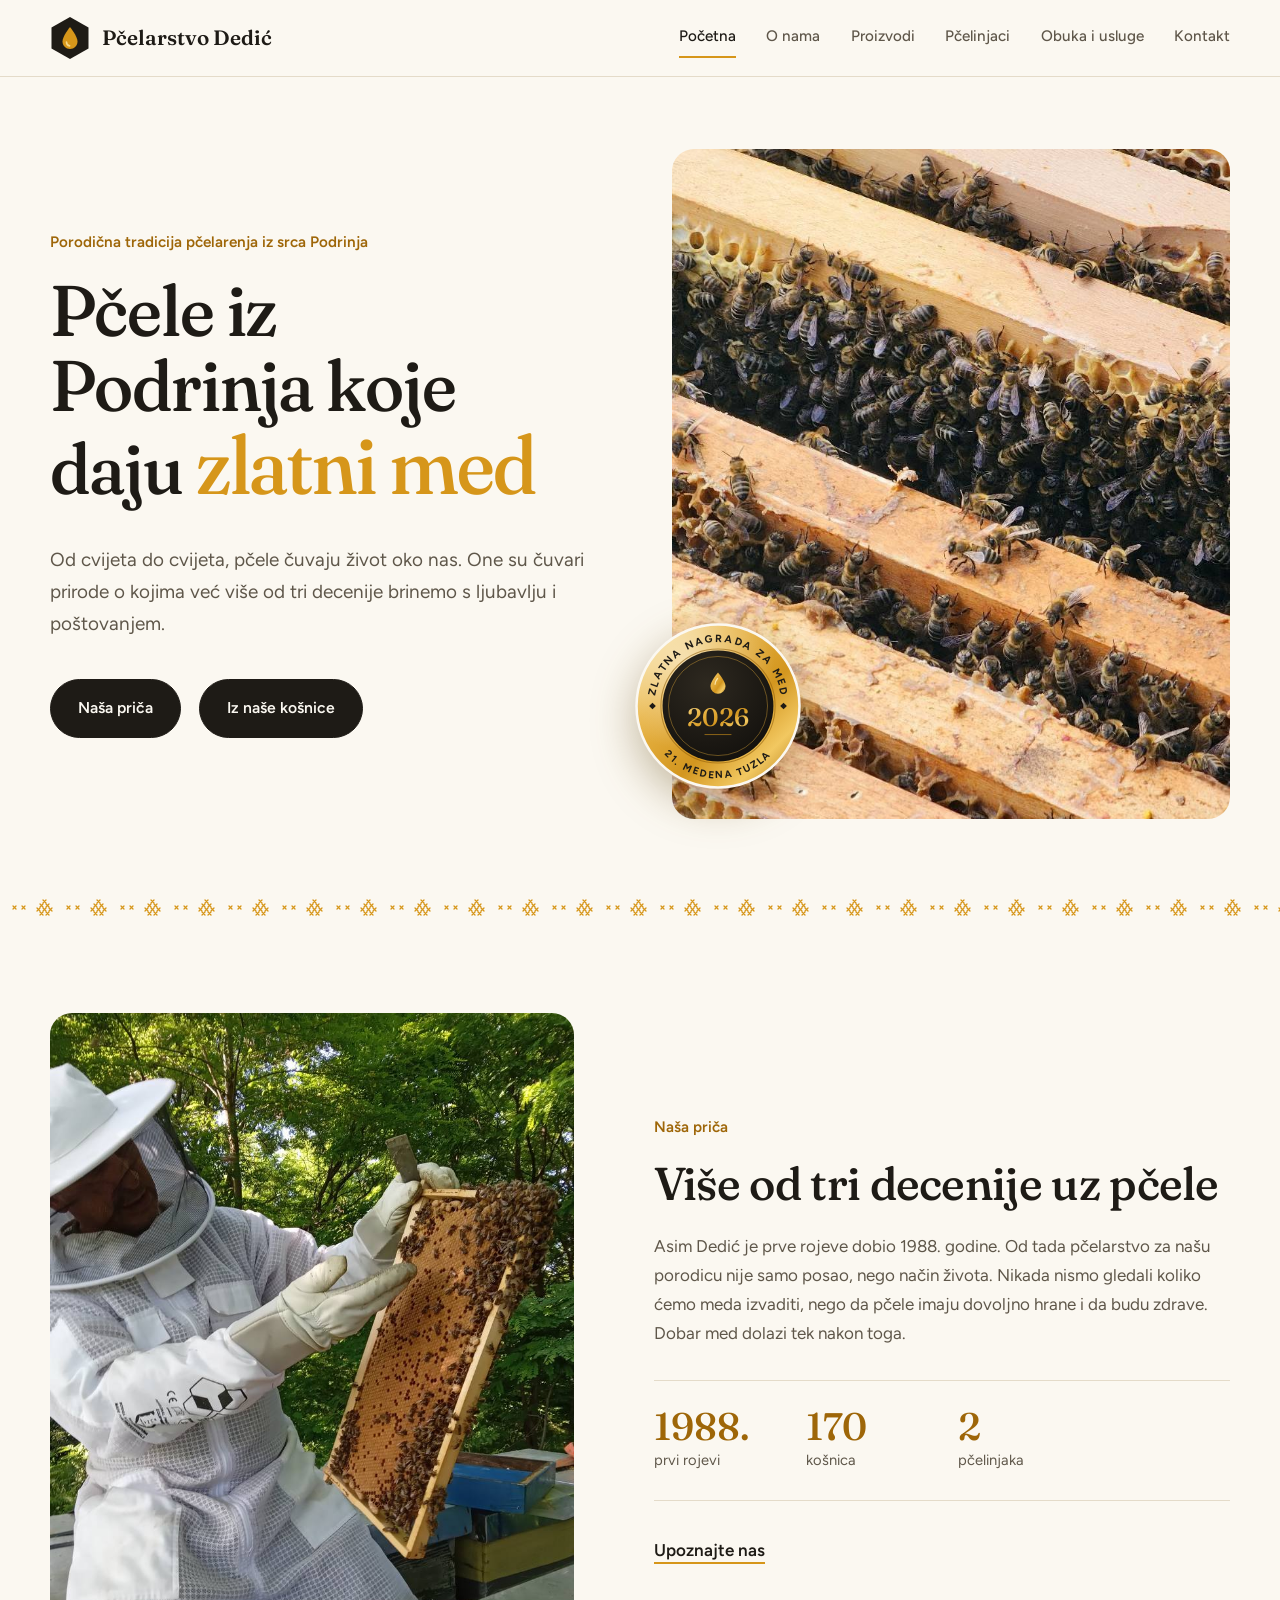
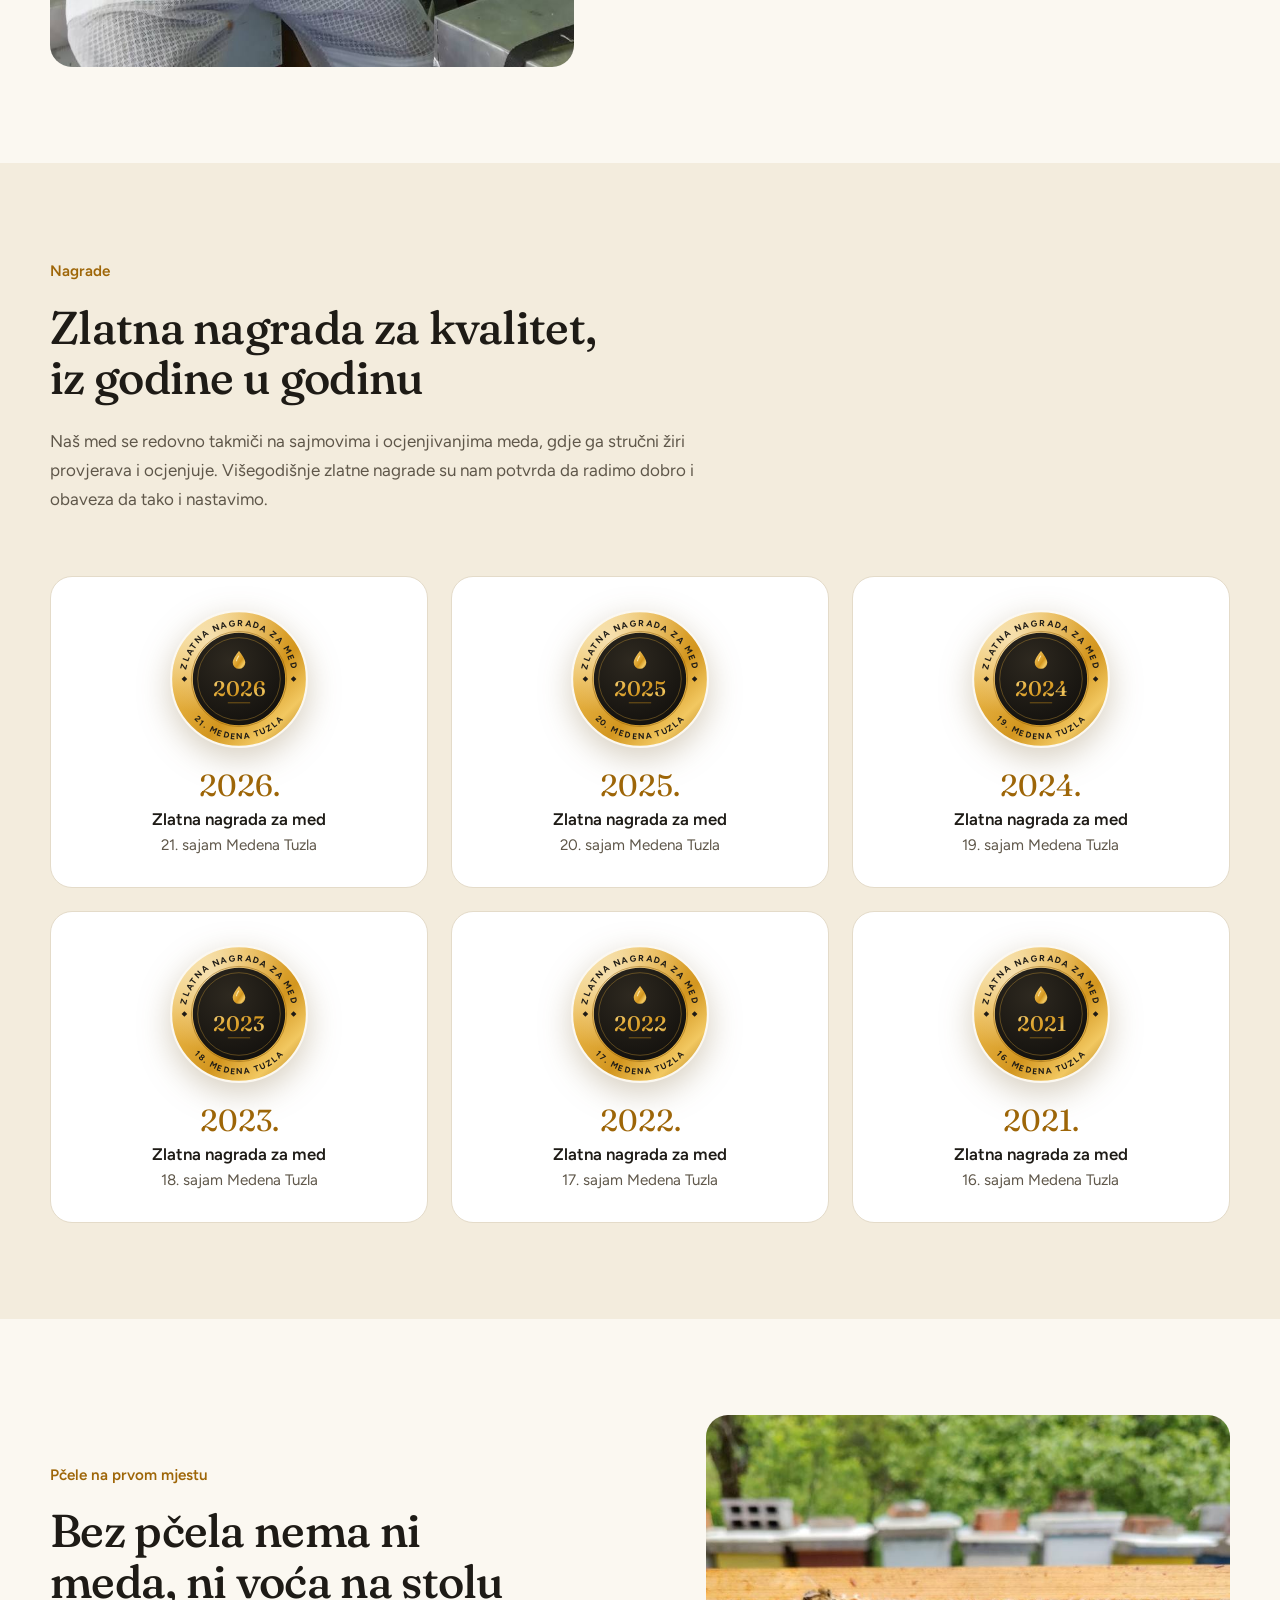
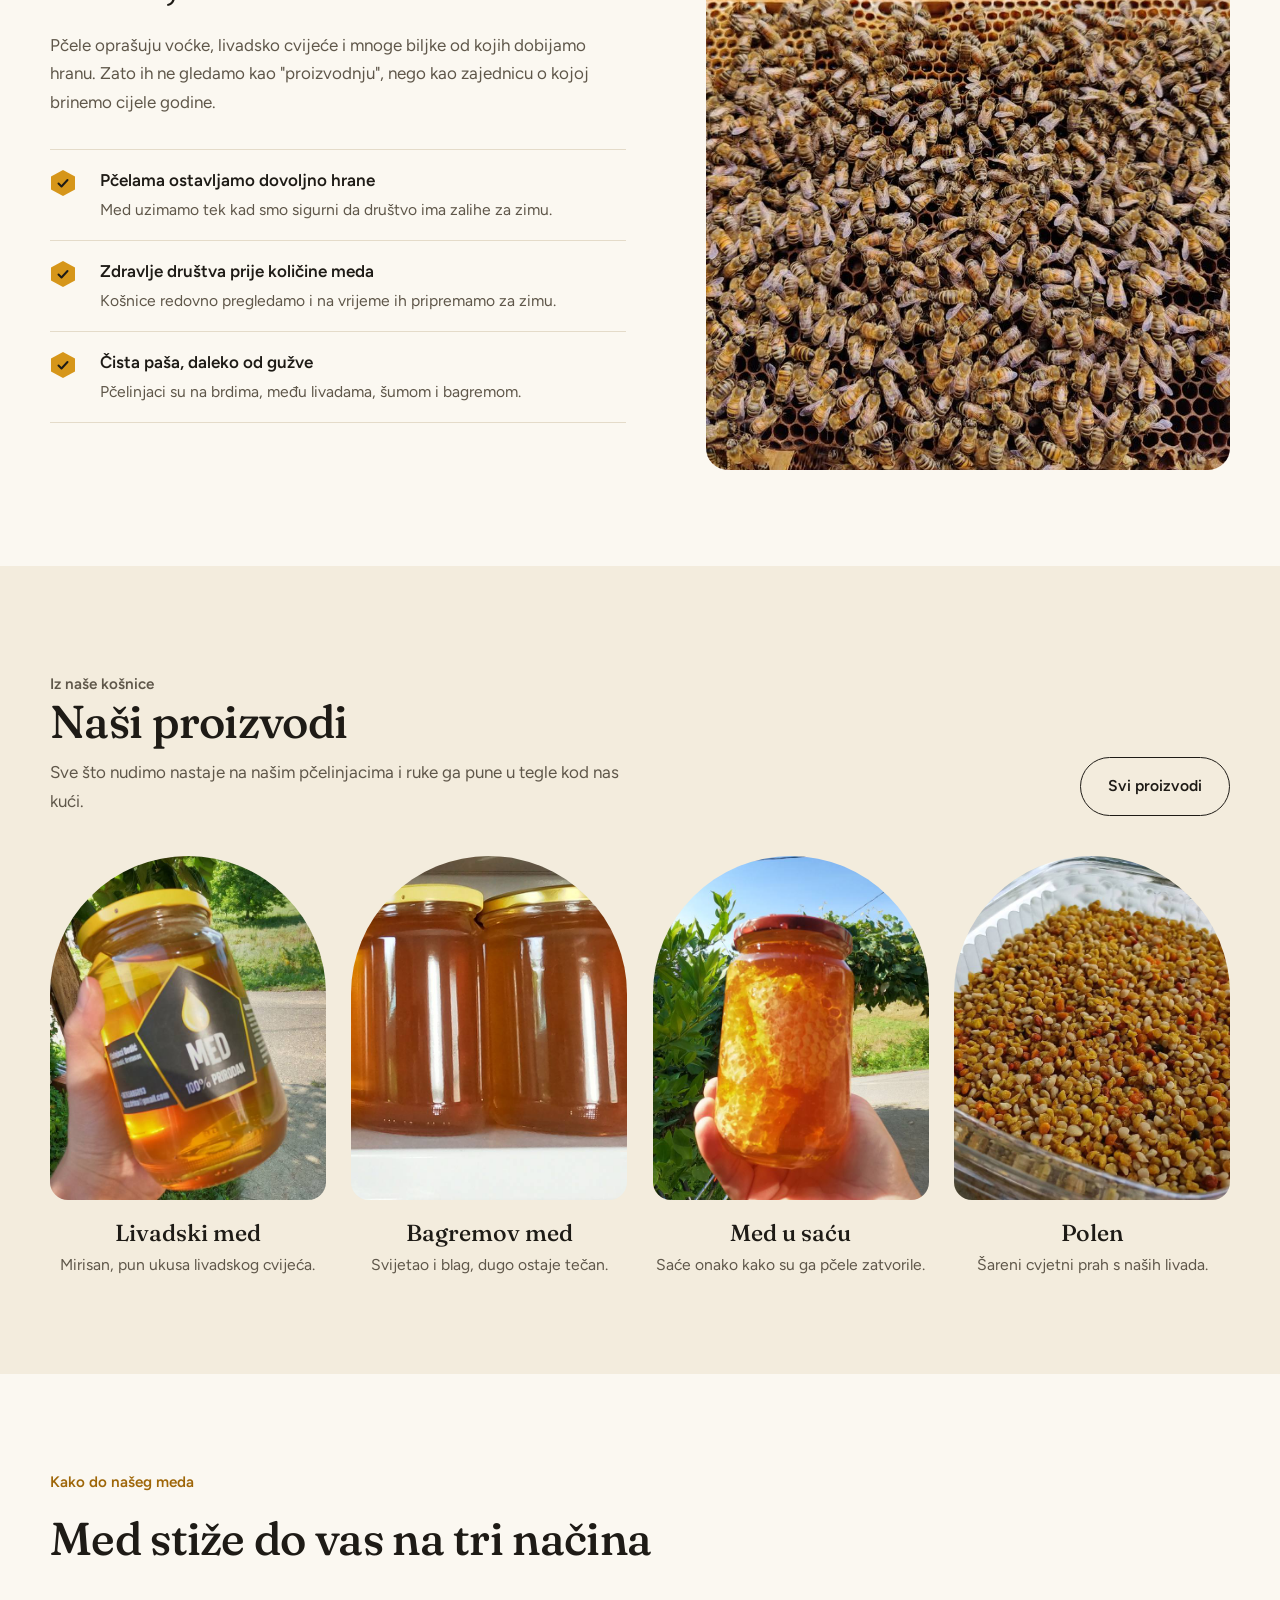
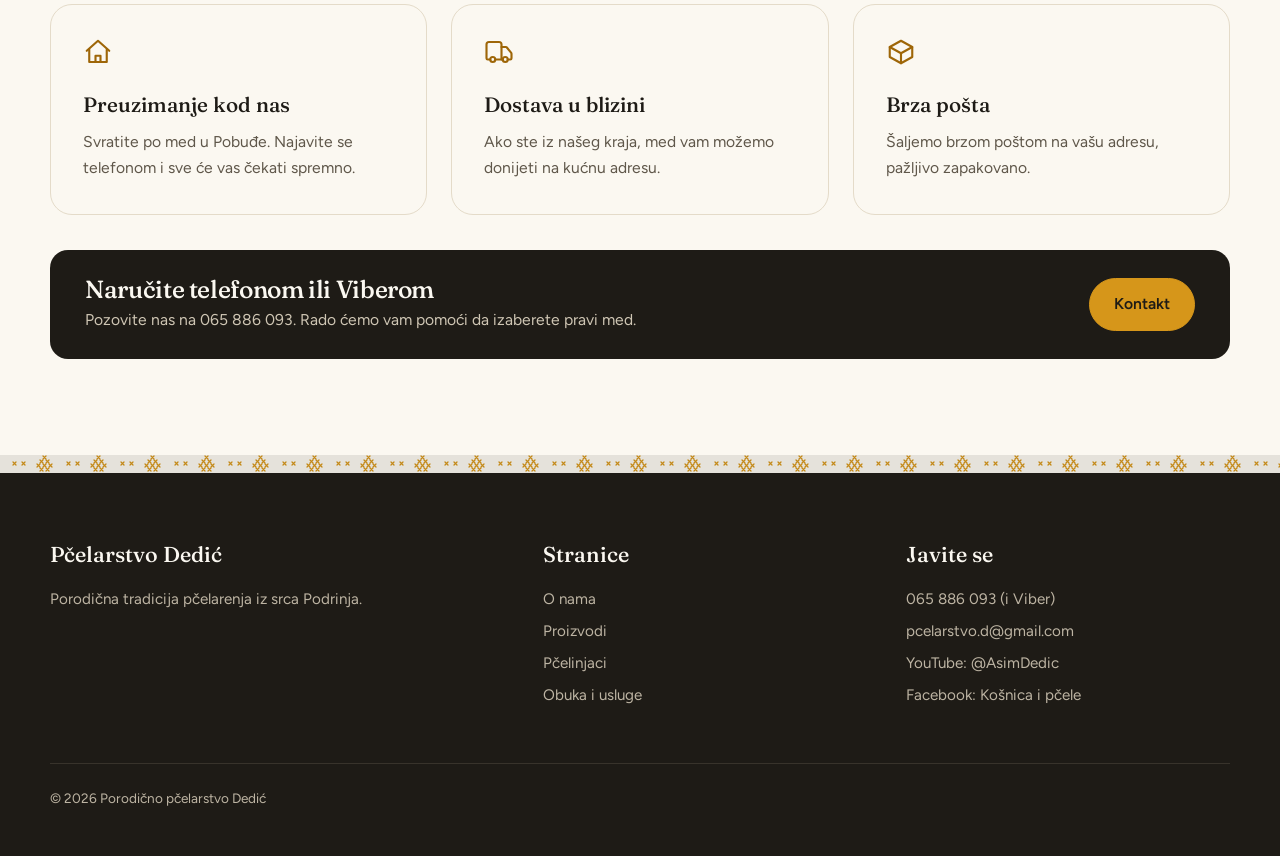
<file: index.html>
<!DOCTYPE html>
<html lang="bs">
<head>
<meta charset="UTF-8">
<meta name="viewport" content="width=device-width, initial-scale=1, viewport-fit=cover">
<title>Pčelarstvo Dedić | Domaći med iz Pobuđa</title>
<meta name="description" content="Porodično pčelarstvo Dedić iz Pobuđa kod Bratunca. Livadski i bagremov med, med u saću, polen, propolis i matična mliječ. Dobitnici zlatne nagrade za kvalitet meda.">
<link rel="icon" href="favicon.svg" type="image/svg+xml">
<meta property="og:type" content="website">
<meta property="og:locale" content="bs_BA">
<meta property="og:site_name" content="Pčelarstvo Dedić">
<meta property="og:title" content="Pčelarstvo Dedić | Domaći med iz Pobuđa">
<meta property="og:description" content="Porodično pčelarstvo Dedić iz Pobuđa kod Bratunca. Livadski i bagremov med, med u saću, polen, propolis i matična mliječ. Dobitnici zlatne nagrade za kvalitet meda.">
<meta property="og:image" content="slike/pocetna-pcele-na-satonosama.jpg">
<meta property="og:image:width" content="750">
<meta property="og:image:height" content="1000">
<meta property="og:image:alt" content="Pčele na satonošama u otvorenoj košnici">
<meta name="twitter:card" content="summary_large_image">
<link rel="preconnect" href="https://fonts.googleapis.com">
<link rel="preconnect" href="https://fonts.gstatic.com" crossorigin>
<link href="https://fonts.googleapis.com/css2?family=Fraunces:opsz,wght@9..144,400;9..144,500;9..144,600&family=Figtree:wght@400;500;600;700&display=swap&subset=latin-ext" rel="stylesheet">
<link rel="stylesheet" href="css/style.css">
</head>
<body>

<header class="site-header">
  <div class="wrap bar">
    <a href="#pocetna" class="brand" aria-label="Pčelarstvo Dedić, početna">
      <svg viewBox="0 0 40 44" aria-hidden="true">
        <polygon points="20,1 38.5,11.5 38.5,32.5 20,43 1.5,32.5 1.5,11.5" fill="#1E1B16"/>
        <path d="M20 11 C20 11 12.5 20 12.5 25.5 C12.5 29.6 15.9 33 20 33 C24.1 33 27.5 29.6 27.5 25.5 C27.5 20 20 11 20 11Z" fill="#D6961A"/>
        <path d="M16.5 26 C16.5 28.2 18 29.6 19.6 29.9" stroke="#F6D88A" stroke-width="1.6" fill="none" stroke-linecap="round"/>
      </svg>
      <span class="brand-name">Pčelarstvo Dedić</span>
    </a>
    <button class="menu-btn" aria-expanded="false" aria-controls="glavni-meni">Meni</button>
    <nav class="nav" id="glavni-meni" aria-label="Glavna navigacija">
      <ul>
        <li><a href="#pocetna">Početna</a></li>
        <li><a href="#o-nama">O nama</a></li>
        <li><a href="#proizvodi">Proizvodi</a></li>
        <li><a href="#pcelinjaci">Pčelinjaci</a></li>
        <li><a href="#usluge">Obuka i usluge</a></li>
        <li><a href="#kontakt">Kontakt</a></li>
      </ul>
    </nav>
  </div>
</header>

<main>

<!-- ======================= POČETNA ======================= -->
<div class="page" data-page="pocetna" data-title="Početna">
  <section class="hero">
    <div class="wrap hero-grid">
      <div>
        <p class="kicker">Porodična tradicija pčelarenja iz srca Podrinja</p>
        <h1>Pčele iz Podrinja koje daju <span class="zlatno">zlatni med</span></h1>
        <p class="lead">Od cvijeta do cvijeta, pčele čuvaju život oko nas. One su čuvari prirode o kojima već više od tri decenije brinemo s ljubavlju i poštovanjem.</p>
        <div class="actions">
          <a class="btn" href="#o-nama">Naša priča</a>
          <a class="btn" href="#proizvodi">Iz naše košnice</a>
        </div>
      </div>
      <div class="hero-photo">
        <div class="photo"><img src="slike/pocetna-pcele-na-satonosama.jpg" alt="Pčele na satonošama u otvorenoj košnici" width="750" height="1000"></div>
        <div class="medal"><svg viewBox="0 0 200 200" role="img" aria-label="Zlatna nagrada za med, 21. Medena Tuzla 2026">
<defs>
<linearGradient id="bh" x1="0" y1="0" x2="1" y2="1"><stop offset="0" stop-color="#FBE29A"/><stop offset=".3" stop-color="#E8B445"/><stop offset=".6" stop-color="#D3961F"/><stop offset=".8" stop-color="#F2C861"/><stop offset="1" stop-color="#A86F0B"/></linearGradient>
<radialGradient id="bhh" cx=".3" cy=".22" r=".55"><stop offset="0" stop-color="#fff" stop-opacity=".55"/><stop offset="1" stop-color="#fff" stop-opacity="0"/></radialGradient>
<radialGradient id="bhk" cx=".4" cy=".3" r=".8"><stop offset="0" stop-color="#2E2920"/><stop offset="1" stop-color="#110F0C"/></radialGradient>
<linearGradient id="bhs" x1="0" y1="0" x2="1" y2="0"><stop offset="0" stop-color="#fff" stop-opacity="0"/><stop offset=".5" stop-color="#fff" stop-opacity=".75"/><stop offset="1" stop-color="#fff" stop-opacity="0"/></linearGradient>
<clipPath id="bhc"><circle cx="100" cy="100" r="97"/></clipPath>
<path id="bht" d="M24,100 A76,76 0 0 1 176,100"/>
<path id="bhb" d="M14,100 A86,86 0 0 0 186,100"/>
</defs>
<circle cx="100" cy="100" r="97" fill="url(#bh)" stroke="#FBF8F1" stroke-width="3"/>
<circle cx="100" cy="100" r="96" fill="url(#bhh)"/>
<circle cx="100" cy="100" r="68" fill="none" stroke="#8A5A08" stroke-width="1.2" opacity=".55"/>
<circle cx="100" cy="100" r="66" fill="url(#bhk)"/>
<circle cx="100" cy="100" r="59" fill="none" stroke="#E2AA3B" stroke-width=".8" opacity=".6"/>
<g font-family="Figtree, Arial, sans-serif" font-weight="700" fill="#1E1B16" letter-spacing="2.2">
<text font-size="12.5"><textPath href="#bht" startOffset="50%" text-anchor="middle">ZLATNA NAGRADA ZA MED</textPath></text>
<text font-size="12"><textPath href="#bhb" startOffset="50%" text-anchor="middle">21. MEDENA TUZLA</textPath></text>
</g>
<polygon points="18,100 22,96 26,100 22,104" fill="#1E1B16"/><polygon points="174,100 178,96 182,100 178,104" fill="#1E1B16"/>
<path d="M100 60c0 0-9 10.5-9 16.5a9 9 0 0 0 18 0c0-6-9-16.5-9-16.5z" fill="url(#bh)"/>
<path d="M96.5 74c0-2.5 1.6-5 3-6.8" stroke="#FFF3C4" stroke-width="1.6" fill="none" stroke-linecap="round" opacity=".8"/>
<text x="100" y="124" text-anchor="middle" font-family="Fraunces, Georgia, serif" font-size="30" font-weight="500" fill="url(#bh)">2026</text>
<path d="M84 134h32" stroke="#D6961A" stroke-width="1" opacity=".7"/>
<g clip-path="url(#bhc)" opacity=".55" aria-hidden="true"><g transform="rotate(25 100 100)"><rect class="sjaj" x="-150" y="-60" width="70" height="320" fill="url(#bhs)"/></g></g>
<path class="iskra" style="animation-delay:0s" transform="translate(70 84) scale(.45)" d="M0 -10 C1 -2 2 -1 10 0 C2 1 1 2 0 10 C-1 2 -2 1 -10 0 C-2 -1 -1 -2 0 -10Z" fill="#FFF7DC"/><path class="iskra" style="animation-delay:1.4s" transform="translate(132 142) scale(.4)" d="M0 -10 C1 -2 2 -1 10 0 C2 1 1 2 0 10 C-1 2 -2 1 -10 0 C-2 -1 -1 -2 0 -10Z" fill="#FFF7DC"/><path class="iskra" style="animation-delay:2.6s" transform="translate(127 64) scale(.32)" d="M0 -10 C1 -2 2 -1 10 0 C2 1 1 2 0 10 C-1 2 -2 1 -10 0 C-2 -1 -1 -2 0 -10Z" fill="#FFF7DC"/>
</svg></div>
      </div>
    </div>
  </section>
  <div class="vez" aria-hidden="true"></div>

  <section>
    <div class="wrap split">
      <div class="photo"><img src="slike/asim-dedic.jpg" alt="Pčelar Asim Dedić pregleda ram s pčelama" width="800" height="1000" loading="lazy"></div>
      <div>
        <p class="kicker">Naša priča</p>
        <h2>Više od tri decenije uz pčele</h2>
        <p class="muted">Asim Dedić je prve rojeve dobio 1988. godine. Od tada pčelarstvo za našu porodicu nije samo posao, nego način života. Nikada nismo gledali koliko ćemo meda izvaditi, nego da pčele imaju dovoljno hrane i da budu zdrave. Dobar med dolazi tek nakon toga.</p>
        <div class="facts">
          <div><strong>1988.</strong><span>prvi rojevi</span></div>
          <div><strong>170</strong><span>košnica</span></div>
          <div><strong>2</strong><span>pčelinjaka</span></div>
        </div>
        <a class="link" href="#o-nama">Upoznajte nas</a>
      </div>
    </div>
  </section>

  <section class="awards">
    <div class="wrap awards-grid">
      <div class="awards-text">
        <p class="kicker">Nagrade</p>
        <h2>Zlatna nagrada za kvalitet, iz godine u godinu</h2>
        <p class="muted">Naš med se redovno takmiči na sajmovima i ocjenjivanjima meda, gdje ga stručni žiri provjerava i ocjenjuje. Višegodišnje zlatne nagrade su nam potvrda da radimo dobro i obaveza da tako i nastavimo.</p>
      </div>
      <div class="award-cards">
          <article class="award-card">
            <div class="award-badge"><svg viewBox="0 0 200 200" role="img" aria-label="Zlatna nagrada za med, 21. Medena Tuzla 2026">
<defs>
<linearGradient id="bc26" x1="0" y1="0" x2="1" y2="1"><stop offset="0" stop-color="#FBE29A"/><stop offset=".3" stop-color="#E8B445"/><stop offset=".6" stop-color="#D3961F"/><stop offset=".8" stop-color="#F2C861"/><stop offset="1" stop-color="#A86F0B"/></linearGradient>
<radialGradient id="bc26h" cx=".3" cy=".22" r=".55"><stop offset="0" stop-color="#fff" stop-opacity=".55"/><stop offset="1" stop-color="#fff" stop-opacity="0"/></radialGradient>
<radialGradient id="bc26k" cx=".4" cy=".3" r=".8"><stop offset="0" stop-color="#2E2920"/><stop offset="1" stop-color="#110F0C"/></radialGradient>
<linearGradient id="bc26s" x1="0" y1="0" x2="1" y2="0"><stop offset="0" stop-color="#fff" stop-opacity="0"/><stop offset=".5" stop-color="#fff" stop-opacity=".75"/><stop offset="1" stop-color="#fff" stop-opacity="0"/></linearGradient>
<clipPath id="bc26c"><circle cx="100" cy="100" r="97"/></clipPath>
<path id="bc26t" d="M24,100 A76,76 0 0 1 176,100"/>
<path id="bc26b" d="M14,100 A86,86 0 0 0 186,100"/>
</defs>
<circle cx="100" cy="100" r="97" fill="url(#bc26)" stroke="#FBF8F1" stroke-width="3"/>
<circle cx="100" cy="100" r="96" fill="url(#bc26h)"/>
<circle cx="100" cy="100" r="68" fill="none" stroke="#8A5A08" stroke-width="1.2" opacity=".55"/>
<circle cx="100" cy="100" r="66" fill="url(#bc26k)"/>
<circle cx="100" cy="100" r="59" fill="none" stroke="#E2AA3B" stroke-width=".8" opacity=".6"/>
<g font-family="Figtree, Arial, sans-serif" font-weight="700" fill="#1E1B16" letter-spacing="2.2">
<text font-size="12.5"><textPath href="#bc26t" startOffset="50%" text-anchor="middle">ZLATNA NAGRADA ZA MED</textPath></text>
<text font-size="12"><textPath href="#bc26b" startOffset="50%" text-anchor="middle">21. MEDENA TUZLA</textPath></text>
</g>
<polygon points="18,100 22,96 26,100 22,104" fill="#1E1B16"/><polygon points="174,100 178,96 182,100 178,104" fill="#1E1B16"/>
<path d="M100 60c0 0-9 10.5-9 16.5a9 9 0 0 0 18 0c0-6-9-16.5-9-16.5z" fill="url(#bc26)"/>
<path d="M96.5 74c0-2.5 1.6-5 3-6.8" stroke="#FFF3C4" stroke-width="1.6" fill="none" stroke-linecap="round" opacity=".8"/>
<text x="100" y="124" text-anchor="middle" font-family="Fraunces, Georgia, serif" font-size="30" font-weight="500" fill="url(#bc26)">2026</text>
<path d="M84 134h32" stroke="#D6961A" stroke-width="1" opacity=".7"/>

</svg></div>
            <span class="award-yr">2026.</span>
            <h3>Zlatna nagrada za med</h3>
            <p>21. sajam Medena Tuzla</p>
          </article>
          <article class="award-card">
            <div class="award-badge"><svg viewBox="0 0 200 200" role="img" aria-label="Zlatna nagrada za med, 20. Medena Tuzla 2025">
<defs>
<linearGradient id="bc25" x1="0" y1="0" x2="1" y2="1"><stop offset="0" stop-color="#FBE29A"/><stop offset=".3" stop-color="#E8B445"/><stop offset=".6" stop-color="#D3961F"/><stop offset=".8" stop-color="#F2C861"/><stop offset="1" stop-color="#A86F0B"/></linearGradient>
<radialGradient id="bc25h" cx=".3" cy=".22" r=".55"><stop offset="0" stop-color="#fff" stop-opacity=".55"/><stop offset="1" stop-color="#fff" stop-opacity="0"/></radialGradient>
<radialGradient id="bc25k" cx=".4" cy=".3" r=".8"><stop offset="0" stop-color="#2E2920"/><stop offset="1" stop-color="#110F0C"/></radialGradient>
<linearGradient id="bc25s" x1="0" y1="0" x2="1" y2="0"><stop offset="0" stop-color="#fff" stop-opacity="0"/><stop offset=".5" stop-color="#fff" stop-opacity=".75"/><stop offset="1" stop-color="#fff" stop-opacity="0"/></linearGradient>
<clipPath id="bc25c"><circle cx="100" cy="100" r="97"/></clipPath>
<path id="bc25t" d="M24,100 A76,76 0 0 1 176,100"/>
<path id="bc25b" d="M14,100 A86,86 0 0 0 186,100"/>
</defs>
<circle cx="100" cy="100" r="97" fill="url(#bc25)" stroke="#FBF8F1" stroke-width="3"/>
<circle cx="100" cy="100" r="96" fill="url(#bc25h)"/>
<circle cx="100" cy="100" r="68" fill="none" stroke="#8A5A08" stroke-width="1.2" opacity=".55"/>
<circle cx="100" cy="100" r="66" fill="url(#bc25k)"/>
<circle cx="100" cy="100" r="59" fill="none" stroke="#E2AA3B" stroke-width=".8" opacity=".6"/>
<g font-family="Figtree, Arial, sans-serif" font-weight="700" fill="#1E1B16" letter-spacing="2.2">
<text font-size="12.5"><textPath href="#bc25t" startOffset="50%" text-anchor="middle">ZLATNA NAGRADA ZA MED</textPath></text>
<text font-size="12"><textPath href="#bc25b" startOffset="50%" text-anchor="middle">20. MEDENA TUZLA</textPath></text>
</g>
<polygon points="18,100 22,96 26,100 22,104" fill="#1E1B16"/><polygon points="174,100 178,96 182,100 178,104" fill="#1E1B16"/>
<path d="M100 60c0 0-9 10.5-9 16.5a9 9 0 0 0 18 0c0-6-9-16.5-9-16.5z" fill="url(#bc25)"/>
<path d="M96.5 74c0-2.5 1.6-5 3-6.8" stroke="#FFF3C4" stroke-width="1.6" fill="none" stroke-linecap="round" opacity=".8"/>
<text x="100" y="124" text-anchor="middle" font-family="Fraunces, Georgia, serif" font-size="30" font-weight="500" fill="url(#bc25)">2025</text>
<path d="M84 134h32" stroke="#D6961A" stroke-width="1" opacity=".7"/>

</svg></div>
            <span class="award-yr">2025.</span>
            <h3>Zlatna nagrada za med</h3>
            <p>20. sajam Medena Tuzla</p>
          </article>
          <article class="award-card">
            <div class="award-badge"><svg viewBox="0 0 200 200" role="img" aria-label="Zlatna nagrada za med, 19. Medena Tuzla 2024">
<defs>
<linearGradient id="bc24" x1="0" y1="0" x2="1" y2="1"><stop offset="0" stop-color="#FBE29A"/><stop offset=".3" stop-color="#E8B445"/><stop offset=".6" stop-color="#D3961F"/><stop offset=".8" stop-color="#F2C861"/><stop offset="1" stop-color="#A86F0B"/></linearGradient>
<radialGradient id="bc24h" cx=".3" cy=".22" r=".55"><stop offset="0" stop-color="#fff" stop-opacity=".55"/><stop offset="1" stop-color="#fff" stop-opacity="0"/></radialGradient>
<radialGradient id="bc24k" cx=".4" cy=".3" r=".8"><stop offset="0" stop-color="#2E2920"/><stop offset="1" stop-color="#110F0C"/></radialGradient>
<linearGradient id="bc24s" x1="0" y1="0" x2="1" y2="0"><stop offset="0" stop-color="#fff" stop-opacity="0"/><stop offset=".5" stop-color="#fff" stop-opacity=".75"/><stop offset="1" stop-color="#fff" stop-opacity="0"/></linearGradient>
<clipPath id="bc24c"><circle cx="100" cy="100" r="97"/></clipPath>
<path id="bc24t" d="M24,100 A76,76 0 0 1 176,100"/>
<path id="bc24b" d="M14,100 A86,86 0 0 0 186,100"/>
</defs>
<circle cx="100" cy="100" r="97" fill="url(#bc24)" stroke="#FBF8F1" stroke-width="3"/>
<circle cx="100" cy="100" r="96" fill="url(#bc24h)"/>
<circle cx="100" cy="100" r="68" fill="none" stroke="#8A5A08" stroke-width="1.2" opacity=".55"/>
<circle cx="100" cy="100" r="66" fill="url(#bc24k)"/>
<circle cx="100" cy="100" r="59" fill="none" stroke="#E2AA3B" stroke-width=".8" opacity=".6"/>
<g font-family="Figtree, Arial, sans-serif" font-weight="700" fill="#1E1B16" letter-spacing="2.2">
<text font-size="12.5"><textPath href="#bc24t" startOffset="50%" text-anchor="middle">ZLATNA NAGRADA ZA MED</textPath></text>
<text font-size="12"><textPath href="#bc24b" startOffset="50%" text-anchor="middle">19. MEDENA TUZLA</textPath></text>
</g>
<polygon points="18,100 22,96 26,100 22,104" fill="#1E1B16"/><polygon points="174,100 178,96 182,100 178,104" fill="#1E1B16"/>
<path d="M100 60c0 0-9 10.5-9 16.5a9 9 0 0 0 18 0c0-6-9-16.5-9-16.5z" fill="url(#bc24)"/>
<path d="M96.5 74c0-2.5 1.6-5 3-6.8" stroke="#FFF3C4" stroke-width="1.6" fill="none" stroke-linecap="round" opacity=".8"/>
<text x="100" y="124" text-anchor="middle" font-family="Fraunces, Georgia, serif" font-size="30" font-weight="500" fill="url(#bc24)">2024</text>
<path d="M84 134h32" stroke="#D6961A" stroke-width="1" opacity=".7"/>

</svg></div>
            <span class="award-yr">2024.</span>
            <h3>Zlatna nagrada za med</h3>
            <p>19. sajam Medena Tuzla</p>
          </article>
          <article class="award-card">
            <div class="award-badge"><svg viewBox="0 0 200 200" role="img" aria-label="Zlatna nagrada za med, 18. Medena Tuzla 2023">
<defs>
<linearGradient id="bc23" x1="0" y1="0" x2="1" y2="1"><stop offset="0" stop-color="#FBE29A"/><stop offset=".3" stop-color="#E8B445"/><stop offset=".6" stop-color="#D3961F"/><stop offset=".8" stop-color="#F2C861"/><stop offset="1" stop-color="#A86F0B"/></linearGradient>
<radialGradient id="bc23h" cx=".3" cy=".22" r=".55"><stop offset="0" stop-color="#fff" stop-opacity=".55"/><stop offset="1" stop-color="#fff" stop-opacity="0"/></radialGradient>
<radialGradient id="bc23k" cx=".4" cy=".3" r=".8"><stop offset="0" stop-color="#2E2920"/><stop offset="1" stop-color="#110F0C"/></radialGradient>
<linearGradient id="bc23s" x1="0" y1="0" x2="1" y2="0"><stop offset="0" stop-color="#fff" stop-opacity="0"/><stop offset=".5" stop-color="#fff" stop-opacity=".75"/><stop offset="1" stop-color="#fff" stop-opacity="0"/></linearGradient>
<clipPath id="bc23c"><circle cx="100" cy="100" r="97"/></clipPath>
<path id="bc23t" d="M24,100 A76,76 0 0 1 176,100"/>
<path id="bc23b" d="M14,100 A86,86 0 0 0 186,100"/>
</defs>
<circle cx="100" cy="100" r="97" fill="url(#bc23)" stroke="#FBF8F1" stroke-width="3"/>
<circle cx="100" cy="100" r="96" fill="url(#bc23h)"/>
<circle cx="100" cy="100" r="68" fill="none" stroke="#8A5A08" stroke-width="1.2" opacity=".55"/>
<circle cx="100" cy="100" r="66" fill="url(#bc23k)"/>
<circle cx="100" cy="100" r="59" fill="none" stroke="#E2AA3B" stroke-width=".8" opacity=".6"/>
<g font-family="Figtree, Arial, sans-serif" font-weight="700" fill="#1E1B16" letter-spacing="2.2">
<text font-size="12.5"><textPath href="#bc23t" startOffset="50%" text-anchor="middle">ZLATNA NAGRADA ZA MED</textPath></text>
<text font-size="12"><textPath href="#bc23b" startOffset="50%" text-anchor="middle">18. MEDENA TUZLA</textPath></text>
</g>
<polygon points="18,100 22,96 26,100 22,104" fill="#1E1B16"/><polygon points="174,100 178,96 182,100 178,104" fill="#1E1B16"/>
<path d="M100 60c0 0-9 10.5-9 16.5a9 9 0 0 0 18 0c0-6-9-16.5-9-16.5z" fill="url(#bc23)"/>
<path d="M96.5 74c0-2.5 1.6-5 3-6.8" stroke="#FFF3C4" stroke-width="1.6" fill="none" stroke-linecap="round" opacity=".8"/>
<text x="100" y="124" text-anchor="middle" font-family="Fraunces, Georgia, serif" font-size="30" font-weight="500" fill="url(#bc23)">2023</text>
<path d="M84 134h32" stroke="#D6961A" stroke-width="1" opacity=".7"/>

</svg></div>
            <span class="award-yr">2023.</span>
            <h3>Zlatna nagrada za med</h3>
            <p>18. sajam Medena Tuzla</p>
          </article>
          <article class="award-card">
            <div class="award-badge"><svg viewBox="0 0 200 200" role="img" aria-label="Zlatna nagrada za med, 17. Medena Tuzla 2022">
<defs>
<linearGradient id="bc22" x1="0" y1="0" x2="1" y2="1"><stop offset="0" stop-color="#FBE29A"/><stop offset=".3" stop-color="#E8B445"/><stop offset=".6" stop-color="#D3961F"/><stop offset=".8" stop-color="#F2C861"/><stop offset="1" stop-color="#A86F0B"/></linearGradient>
<radialGradient id="bc22h" cx=".3" cy=".22" r=".55"><stop offset="0" stop-color="#fff" stop-opacity=".55"/><stop offset="1" stop-color="#fff" stop-opacity="0"/></radialGradient>
<radialGradient id="bc22k" cx=".4" cy=".3" r=".8"><stop offset="0" stop-color="#2E2920"/><stop offset="1" stop-color="#110F0C"/></radialGradient>
<linearGradient id="bc22s" x1="0" y1="0" x2="1" y2="0"><stop offset="0" stop-color="#fff" stop-opacity="0"/><stop offset=".5" stop-color="#fff" stop-opacity=".75"/><stop offset="1" stop-color="#fff" stop-opacity="0"/></linearGradient>
<clipPath id="bc22c"><circle cx="100" cy="100" r="97"/></clipPath>
<path id="bc22t" d="M24,100 A76,76 0 0 1 176,100"/>
<path id="bc22b" d="M14,100 A86,86 0 0 0 186,100"/>
</defs>
<circle cx="100" cy="100" r="97" fill="url(#bc22)" stroke="#FBF8F1" stroke-width="3"/>
<circle cx="100" cy="100" r="96" fill="url(#bc22h)"/>
<circle cx="100" cy="100" r="68" fill="none" stroke="#8A5A08" stroke-width="1.2" opacity=".55"/>
<circle cx="100" cy="100" r="66" fill="url(#bc22k)"/>
<circle cx="100" cy="100" r="59" fill="none" stroke="#E2AA3B" stroke-width=".8" opacity=".6"/>
<g font-family="Figtree, Arial, sans-serif" font-weight="700" fill="#1E1B16" letter-spacing="2.2">
<text font-size="12.5"><textPath href="#bc22t" startOffset="50%" text-anchor="middle">ZLATNA NAGRADA ZA MED</textPath></text>
<text font-size="12"><textPath href="#bc22b" startOffset="50%" text-anchor="middle">17. MEDENA TUZLA</textPath></text>
</g>
<polygon points="18,100 22,96 26,100 22,104" fill="#1E1B16"/><polygon points="174,100 178,96 182,100 178,104" fill="#1E1B16"/>
<path d="M100 60c0 0-9 10.5-9 16.5a9 9 0 0 0 18 0c0-6-9-16.5-9-16.5z" fill="url(#bc22)"/>
<path d="M96.5 74c0-2.5 1.6-5 3-6.8" stroke="#FFF3C4" stroke-width="1.6" fill="none" stroke-linecap="round" opacity=".8"/>
<text x="100" y="124" text-anchor="middle" font-family="Fraunces, Georgia, serif" font-size="30" font-weight="500" fill="url(#bc22)">2022</text>
<path d="M84 134h32" stroke="#D6961A" stroke-width="1" opacity=".7"/>

</svg></div>
            <span class="award-yr">2022.</span>
            <h3>Zlatna nagrada za med</h3>
            <p>17. sajam Medena Tuzla</p>
          </article>
          <article class="award-card">
            <div class="award-badge"><svg viewBox="0 0 200 200" role="img" aria-label="Zlatna nagrada za med, 16. Medena Tuzla 2021">
<defs>
<linearGradient id="bc21" x1="0" y1="0" x2="1" y2="1"><stop offset="0" stop-color="#FBE29A"/><stop offset=".3" stop-color="#E8B445"/><stop offset=".6" stop-color="#D3961F"/><stop offset=".8" stop-color="#F2C861"/><stop offset="1" stop-color="#A86F0B"/></linearGradient>
<radialGradient id="bc21h" cx=".3" cy=".22" r=".55"><stop offset="0" stop-color="#fff" stop-opacity=".55"/><stop offset="1" stop-color="#fff" stop-opacity="0"/></radialGradient>
<radialGradient id="bc21k" cx=".4" cy=".3" r=".8"><stop offset="0" stop-color="#2E2920"/><stop offset="1" stop-color="#110F0C"/></radialGradient>
<linearGradient id="bc21s" x1="0" y1="0" x2="1" y2="0"><stop offset="0" stop-color="#fff" stop-opacity="0"/><stop offset=".5" stop-color="#fff" stop-opacity=".75"/><stop offset="1" stop-color="#fff" stop-opacity="0"/></linearGradient>
<clipPath id="bc21c"><circle cx="100" cy="100" r="97"/></clipPath>
<path id="bc21t" d="M24,100 A76,76 0 0 1 176,100"/>
<path id="bc21b" d="M14,100 A86,86 0 0 0 186,100"/>
</defs>
<circle cx="100" cy="100" r="97" fill="url(#bc21)" stroke="#FBF8F1" stroke-width="3"/>
<circle cx="100" cy="100" r="96" fill="url(#bc21h)"/>
<circle cx="100" cy="100" r="68" fill="none" stroke="#8A5A08" stroke-width="1.2" opacity=".55"/>
<circle cx="100" cy="100" r="66" fill="url(#bc21k)"/>
<circle cx="100" cy="100" r="59" fill="none" stroke="#E2AA3B" stroke-width=".8" opacity=".6"/>
<g font-family="Figtree, Arial, sans-serif" font-weight="700" fill="#1E1B16" letter-spacing="2.2">
<text font-size="12.5"><textPath href="#bc21t" startOffset="50%" text-anchor="middle">ZLATNA NAGRADA ZA MED</textPath></text>
<text font-size="12"><textPath href="#bc21b" startOffset="50%" text-anchor="middle">16. MEDENA TUZLA</textPath></text>
</g>
<polygon points="18,100 22,96 26,100 22,104" fill="#1E1B16"/><polygon points="174,100 178,96 182,100 178,104" fill="#1E1B16"/>
<path d="M100 60c0 0-9 10.5-9 16.5a9 9 0 0 0 18 0c0-6-9-16.5-9-16.5z" fill="url(#bc21)"/>
<path d="M96.5 74c0-2.5 1.6-5 3-6.8" stroke="#FFF3C4" stroke-width="1.6" fill="none" stroke-linecap="round" opacity=".8"/>
<text x="100" y="124" text-anchor="middle" font-family="Fraunces, Georgia, serif" font-size="30" font-weight="500" fill="url(#bc21)">2021</text>
<path d="M84 134h32" stroke="#D6961A" stroke-width="1" opacity=".7"/>

</svg></div>
            <span class="award-yr">2021.</span>
            <h3>Zlatna nagrada za med</h3>
            <p>16. sajam Medena Tuzla</p>
          </article>
          <!-- Nova nagrada: kopirajte jednu karticu iznad i promijenite godinu i redni broj sajma (i u znački) -->
      </div>
    </div>
  </section>

  <section>
    <div class="wrap split rev">
      <div>
        <p class="kicker">Pčele na prvom mjestu</p>
        <h2>Bez pčela nema ni meda, ni voća na stolu</h2>
        <p class="muted">Pčele oprašuju voćke, livadsko cvijeće i mnoge biljke od kojih dobijamo hranu. Zato ih ne gledamo kao "proizvodnju", nego kao zajednicu o kojoj brinemo cijele godine.</p>
        <ul class="principles">
          <li><svg viewBox="0 0 26 28" aria-hidden="true"><polygon points="13,1 25,7.5 25,20.5 13,27 1,20.5 1,7.5" fill="#D6961A"/><path d="M8.5 14.5l3 3 6-6.5" stroke="#1E1B16" stroke-width="2" fill="none" stroke-linecap="round" stroke-linejoin="round"/></svg><div><strong>Pčelama ostavljamo dovoljno hrane</strong><span>Med uzimamo tek kad smo sigurni da društvo ima zalihe za zimu.</span></div></li>
          <li><svg viewBox="0 0 26 28" aria-hidden="true"><polygon points="13,1 25,7.5 25,20.5 13,27 1,20.5 1,7.5" fill="#D6961A"/><path d="M8.5 14.5l3 3 6-6.5" stroke="#1E1B16" stroke-width="2" fill="none" stroke-linecap="round" stroke-linejoin="round"/></svg><div><strong>Zdravlje društva prije količine meda</strong><span>Košnice redovno pregledamo i na vrijeme ih pripremamo za zimu.</span></div></li>
          <li><svg viewBox="0 0 26 28" aria-hidden="true"><polygon points="13,1 25,7.5 25,20.5 13,27 1,20.5 1,7.5" fill="#D6961A"/><path d="M8.5 14.5l3 3 6-6.5" stroke="#1E1B16" stroke-width="2" fill="none" stroke-linecap="round" stroke-linejoin="round"/></svg><div><strong>Čista paša, daleko od gužve</strong><span>Pčelinjaci su na brdima, među livadama, šumom i bagremom.</span></div></li>
        </ul>
      </div>
      <div class="photo"><img src="slike/pcele-na-sacu.jpg" alt="Pčele na saću, u pozadini košnice" width="800" height="1064" loading="lazy"></div>
    </div>
  </section>

  <section class="tint">
    <div class="wrap">
      <div class="sec-head">
        <div><p class="kicker">Iz naše košnice</p><h2>Naši proizvodi</h2><p>Sve što nudimo nastaje na našim pčelinjacima i ruke ga pune u tegle kod nas kući.</p></div>
        <a class="btn ghost" href="#proizvodi">Svi proizvodi</a>
      </div>
      <div class="catalog four">
        <article class="product"><div class="photo"><img src="slike/livadski-med.jpg" alt="Tegla livadskog meda" width="640" height="800" loading="lazy"></div><h3>Livadski med</h3><p>Mirisan, pun ukusa livadskog cvijeća.</p></article>
        <article class="product"><div class="photo"><img src="slike/bagremov-med.jpg" alt="Tegle bagremovog meda" width="640" height="800" loading="lazy"></div><h3>Bagremov med</h3><p>Svijetao i blag, dugo ostaje tečan.</p></article>
        <article class="product"><div class="photo"><img src="slike/med-u-sacu.jpg" alt="Tegla meda sa saćem" width="640" height="800" loading="lazy"></div><h3>Med u saću</h3><p>Saće onako kako su ga pčele zatvorile.</p></article>
        <article class="product"><div class="photo"><img src="slike/polen.jpg" alt="Cvjetni polen" width="640" height="800" loading="lazy"></div><h3>Polen</h3><p>Šareni cvjetni prah s naših livada.</p></article>
      </div>
    </div>
  </section>

  <section>
    <div class="wrap">
      <p class="kicker">Kako do našeg meda</p>
      <h2>Med stiže do vas na tri načina</h2>
      <div class="order">
        <div><svg viewBox="0 0 24 24" class="ic"><path d="M3 11 12 3l9 8"/><path d="M5 10v10h14V10"/><path d="M10 20v-5h4v5"/></svg><h3>Preuzimanje kod nas</h3><p>Svratite po med u Pobuđe. Najavite se telefonom i sve će vas čekati spremno.</p></div>
        <div><svg viewBox="0 0 24 24" class="ic"><path d="M14 18V6a2 2 0 0 0-2-2H4a2 2 0 0 0-2 2v11a1 1 0 0 0 1 1h2"/><path d="M15 18H9"/><path d="M19 18h2a1 1 0 0 0 1-1v-3.65a1 1 0 0 0-.22-.62L18.3 8.38A1 1 0 0 0 17.52 8H14"/><circle cx="17" cy="18" r="2"/><circle cx="7" cy="18" r="2"/></svg><h3>Dostava u blizini</h3><p>Ako ste iz našeg kraja, med vam možemo donijeti na kućnu adresu.</p></div>
        <div><svg viewBox="0 0 24 24" class="ic"><path d="M21 8 12 3 3 8v8l9 5 9-5z"/><path d="m3 8 9 5 9-5M12 13v8"/></svg><h3>Brza pošta</h3><p>Šaljemo brzom poštom na vašu adresu, pažljivo zapakovano.</p></div>
      </div>
      <div class="cta" style="margin-top:2.2rem">
        <div><h2>Naručite telefonom ili Viberom</h2><p>Pozovite nas na 065 886 093. Rado ćemo vam pomoći da izaberete pravi med.</p></div>
        <a class="btn honey" href="#kontakt">Kontakt</a>
      </div>
    </div>
  </section>
</div>

<!-- ======================= O NAMA ======================= -->
<div class="page" data-page="o-nama" data-title="O nama">
  <header class="page-head"><div class="wrap">
    <p class="kicker">O nama</p>
    <h1>Porodica Dedić i naše pčele</h1>
    <p>Pčelarimo u Pobuđu kod Bratunca, na brdima u Podrinju, gdje su livade, voćnjaci i šume prava paša za pčele.</p>
  </div></header>
  <div class="vez" aria-hidden="true"></div>

  <section>
    <div class="wrap split">
      <div class="photo"><img src="slike/asim-dedic.jpg" alt="Asim Dedić u pčelarskom odijelu s ramom" width="800" height="1000" loading="lazy"></div>
      <div>
        <h2>Od prvog roja do 170 košnica</h2>
        <p class="muted">Asim Dedić je prve rojeve dobio 1988. godine. Iz nekoliko košnica, uz puno rada, strpljenja i učenja, izrastao je pčelinjak koji danas broji 170 košnica na dvije lokacije: u Pobuđu, gdje i živimo, i u Srebrenici.</p>
        <p class="muted">Pčelarstvo je za nas porodični posao. Svaka tegla koja izađe iz naše kuće prošla je kroz naše ruke, od pregleda košnice do etikete.</p>
      </div>
    </div>
  </section>

  <section class="tint">
    <div class="wrap split rev">
      <div>
        <h2>Kako radimo</h2>
      <p class="muted">Naš način pčelarenja je jednostavan: prvo pčele, pa med. Zato je med koji dobijete od nas zreo, prirodan i bez ikakvih dodataka.</p>
      <ul class="principles">
        <li><svg viewBox="0 0 26 28" aria-hidden="true"><polygon points="13,1 25,7.5 25,20.5 13,27 1,20.5 1,7.5" fill="#D6961A"/><path d="M8.5 14.5l3 3 6-6.5" stroke="#1E1B16" stroke-width="2" fill="none" stroke-linecap="round" stroke-linejoin="round"/></svg><div><strong>Med vadimo tek kad je zreo</strong><span>Pčele same zatvore saće kad je med spreman. Tek tada ga vrcamo.</span></div></li>
        <li><svg viewBox="0 0 26 28" aria-hidden="true"><polygon points="13,1 25,7.5 25,20.5 13,27 1,20.5 1,7.5" fill="#D6961A"/><path d="M8.5 14.5l3 3 6-6.5" stroke="#1E1B16" stroke-width="2" fill="none" stroke-linecap="round" stroke-linejoin="round"/></svg><div><strong>Ništa ne dodajemo</strong><span>Med ide iz vrcaljke, preko cjedila, pravo u teglu.</span></div></li>
        <li><svg viewBox="0 0 26 28" aria-hidden="true"><polygon points="13,1 25,7.5 25,20.5 13,27 1,20.5 1,7.5" fill="#D6961A"/><path d="M8.5 14.5l3 3 6-6.5" stroke="#1E1B16" stroke-width="2" fill="none" stroke-linecap="round" stroke-linejoin="round"/></svg><div><strong>Pčelama ostavljamo njihov dio</strong><span>Društvo uvijek ima dovoljno hrane da mirno prezimi.</span></div></li>
      </ul>
      </div>
      <div class="photo"><img src="slike/ram-iznad-doline.jpg" alt="Ram s medom iznad zelene doline" width="900" height="1080" loading="lazy"></div>
    </div>
  </section>
</div>

<!-- ======================= PROIZVODI ======================= -->
<div class="page" data-page="proizvodi" data-title="Proizvodi">
  <header class="page-head center"><div class="wrap">
    <p class="kicker">Iz naše košnice na vaš sto</p>
    <h1>Naši proizvodi</h1>
    <p>Med i pčelinji proizvodi s naših pčelinjaka u Pobuđu i Srebrenici.</p>
  </div></header>

  <section style="padding-top:0">
    <div class="wrap">
      <div class="tabs-wrap"><div class="tabs" role="tablist" aria-label="Vrste proizvoda"><button class="tab" role="tab" id="t-med" aria-controls="p-med" aria-selected="true">Med</button><button class="tab" role="tab" id="t-pcelinji" aria-controls="p-pcelinji" aria-selected="false">Pčelinji proizvodi</button><button class="tab" role="tab" id="t-dodaci" aria-controls="p-dodaci" aria-selected="false">Med s dodacima</button></div></div>
      <div class="tab-panel" id="p-med" role="tabpanel" aria-labelledby="t-med">
        <div class="pgrid">
          <article class="pcard"><div class="arch"><img src="slike/livadski-med.jpg" alt="Tegla livadskog meda" width="640" height="800" loading="lazy"></div><h3>Livadski med</h3><p>Mirisan, pun ukusa livadskog cvijeća</p><a class="btn-sm" href="#kontakt" data-proizvod="Livadski med">Naruči</a></article>
          <article class="pcard"><div class="arch"><img src="slike/bagremov-med.jpg" alt="Tegle bagremovog meda" width="640" height="800" loading="lazy"></div><h3>Bagremov med</h3><p>Svijetao i blag, dugo ostaje tečan</p><a class="btn-sm" href="#kontakt" data-proizvod="Bagremov med">Naruči</a></article>
          <article class="pcard"><div class="arch"><img src="slike/med-u-sacu.jpg" alt="Tegla meda sa saćem" width="640" height="800" loading="lazy"></div><h3>Med u saću</h3><p>Saće onako kako su ga pčele zatvorile</p><a class="btn-sm" href="#kontakt" data-proizvod="Med u saću">Naruči</a></article>
        </div>
      </div>
      <div class="tab-panel" id="p-pcelinji" role="tabpanel" aria-labelledby="t-pcelinji" hidden>
        <div class="pgrid">
          <article class="pcard"><div class="arch"><img src="slike/polen.jpg" alt="Cvjetni polen" width="640" height="800" loading="lazy"></div><h3>Polen</h3><p>Šareni cvjetni prah s naših livada</p><a class="btn-sm" href="#kontakt" data-proizvod="Polen">Naruči</a></article>
          <article class="pcard"><div class="arch"><img src="slike/propolis.jpg" alt="Bočice propolis kapi" width="640" height="800" loading="lazy"></div><h3>Propolis</h3><p>Propolis kapi s naših košnica</p><a class="btn-sm" href="#kontakt" data-proizvod="Propolis">Naruči</a></article>
          <article class="pcard"><div class="arch"><div class="illus" style="background:#E6EBD9"><svg viewBox="0 0 140 140" aria-hidden="true">
<rect x="36" y="26" width="68" height="16" rx="4" fill="#D6961A"/><rect x="40" y="40" width="60" height="6" fill="#B67A0C"/>
<path d="M38 46h64v62c0 8-6 14-14 14H52c-8 0-14-6-14-14z" fill="#FFFFFF" stroke="#C9BDA6" stroke-width="2"/>
<path d="M40 70h60v38c0 7-5 12-12 12H52c-7 0-12-5-12-12z" fill="#F4EBCF"/>
<path d="M44 66c10 6 20-4 30 2s18 0 24 0" stroke="#E9DDB5" stroke-width="3" fill="none"/>
<polygon points="70,82 80,88 80,100 70,106 60,100 60,88" fill="none" stroke="#D6961A" stroke-width="2"/></svg></div></div><h3>Matična mliječ</h3><p>U malim količinama, po dogovoru</p><a class="btn-sm" href="#kontakt" data-proizvod="Matična mliječ">Naruči</a></article>
        </div>
      </div>
      <div class="tab-panel" id="p-dodaci" role="tabpanel" aria-labelledby="t-dodaci" hidden>
        <div class="pgrid">
          <article class="pcard"><div class="arch"><img src="slike/borove-iglice-u-medu.jpg" alt="Tegle s borovim iglicama u medu" width="640" height="800" loading="lazy"></div><h3>Borove iglice u medu</h3><p>Po starom domaćem receptu</p><a class="btn-sm" href="#kontakt" data-proizvod="Borove iglice u medu">Naruči</a></article>
          <article class="pcard"><div class="arch"><img src="slike/kopriva-u-medu.jpg" alt="Tegle s koprivom u medu" width="640" height="800" loading="lazy"></div><h3>Kopriva u medu</h3><p>Tradicionalna domaća kombinacija</p><a class="btn-sm" href="#kontakt" data-proizvod="Kopriva u medu">Naruči</a></article>
          <article class="pcard"><div class="arch"><div class="illus" style="background:#F1E2C2"><svg viewBox="0 0 140 160" aria-hidden="true">
<rect x="34" y="16" width="72" height="18" rx="4" fill="#D6961A"/>
<path d="M38 34h64v10c8 3 10 9 10 16v72c0 9-7 16-16 16H44c-9 0-16-7-16-16V60c0-7 2-13 10-16z" fill="#E7A93A"/>
<path d="M30 70h80v62c0 9-7 16-16 16H46c-9 0-16-7-16-16z" fill="#C9831A"/>
<ellipse cx="55" cy="96" rx="11" ry="8" fill="#8A5A2B"/><path d="M48 96h14M55 89v14" stroke="#6B4320" stroke-width="1.5"/>
<ellipse cx="85" cy="108" rx="9" ry="6" fill="#E8D3A8" transform="rotate(-20 85 108)"/>
<ellipse cx="66" cy="126" rx="8" ry="5" fill="#E8D3A8" transform="rotate(25 66 126)"/>
<ellipse cx="92" cy="132" rx="10" ry="7" fill="#8A5A2B"/><path d="M85 132h14" stroke="#6B4320" stroke-width="1.5"/>
<ellipse cx="46" cy="122" rx="5" ry="7" fill="#B9884F"/></svg></div></div><h3>Imuno mix</h3><p>Med s orašastim plodovima</p><a class="btn-sm" href="#kontakt" data-proizvod="Imuno mix">Naruči</a></article>
          <article class="pcard"><div class="arch"><div class="illus" style="background:#E3E9D3"><svg viewBox="0 0 140 160" aria-hidden="true">
<rect x="34" y="16" width="72" height="18" rx="4" fill="#D6961A"/>
<path d="M38 34h64v10c8 3 10 9 10 16v72c0 9-7 16-16 16H44c-9 0-16-7-16-16V60c0-7 2-13 10-16z" fill="#C98A1E"/>
<path d="M30 58h80v74c0 9-7 16-16 16H46c-9 0-16-7-16-16z" fill="#8A5A12" opacity=".55"/>
<ellipse cx="56" cy="84" rx="13" ry="15" fill="#3F5A22"/><ellipse cx="53" cy="80" rx="4" ry="6" fill="#5C7A33" opacity=".7"/>
<ellipse cx="86" cy="100" rx="12" ry="14" fill="#34491C" transform="rotate(-15 86 100)"/><ellipse cx="83" cy="96" rx="3.5" ry="5.5" fill="#5C7A33" opacity=".7"/>
<ellipse cx="60" cy="122" rx="12" ry="13" fill="#2F4419"/><ellipse cx="57" cy="118" rx="3.5" ry="5" fill="#5C7A33" opacity=".7"/>
<ellipse cx="92" cy="132" rx="9" ry="10" fill="#3F5A22"/>
<path d="M40 64c4-6 8-8 13-9" stroke="#F6D88A" stroke-width="3" fill="none" stroke-linecap="round" opacity=".7"/></svg></div></div><h3>Zeleni orah u medu</h3><p>Mladi zeleni orasi potopljeni u med</p><a class="btn-sm" href="#kontakt" data-proizvod="Zeleni orah u medu">Naruči</a></article>
        </div>
      </div>
    </div>
  </section>

  <section class="tint">
    <div class="wrap">
      <h2>Kako naručiti</h2>
      <p class="muted narrow">Javite nam se telefonom, Viberom ili e-mailom i recite šta vas zanima. Dogovorit ćemo količinu i način preuzimanja.</p>
      <div class="order">
        <div><svg viewBox="0 0 24 24" class="ic"><path d="M3 11 12 3l9 8"/><path d="M5 10v10h14V10"/><path d="M10 20v-5h4v5"/></svg><h3>Preuzimanje kod nas</h3><p>Svratite po med u Pobuđe. Najavite se telefonom i sve će vas čekati spremno.</p></div>
        <div><svg viewBox="0 0 24 24" class="ic"><path d="M14 18V6a2 2 0 0 0-2-2H4a2 2 0 0 0-2 2v11a1 1 0 0 0 1 1h2"/><path d="M15 18H9"/><path d="M19 18h2a1 1 0 0 0 1-1v-3.65a1 1 0 0 0-.22-.62L18.3 8.38A1 1 0 0 0 17.52 8H14"/><circle cx="17" cy="18" r="2"/><circle cx="7" cy="18" r="2"/></svg><h3>Dostava u blizini</h3><p>Ako ste iz našeg kraja, med vam možemo donijeti na kućnu adresu.</p></div>
        <div><svg viewBox="0 0 24 24" class="ic"><path d="M21 8 12 3 3 8v8l9 5 9-5z"/><path d="m3 8 9 5 9-5M12 13v8"/></svg><h3>Brza pošta</h3><p>Šaljemo brzom poštom na vašu adresu, pažljivo zapakovano.</p></div>
      </div>
      <div class="actions"><a class="btn" href="#kontakt">Pošaljite upit</a></div>
    </div>
  </section>
</div>

<!-- ======================= PČELINJACI ======================= -->
<div class="page" data-page="pcelinjaci" data-title="Pčelinjaci">
  <header class="page-head"><div class="wrap">
    <p class="kicker">Pčelinjaci</p>
    <h1>170 košnica na dva pčelinjaka</h1>
    <p>Naše pčele žive na brdima Podrinja, među livadama, voćnjacima, bagremom i šumom.</p>
  </div></header>
  <div class="vez" aria-hidden="true"></div>

  <section>
    <div class="wrap">
      <article class="apiary">
        <div class="photo tall"><img src="slike/ram-ispred-kosnica.jpg" alt="Ram s pčelama na pčelinjaku u Pobuđu" width="900" height="1197" loading="lazy"></div>
        <div>
          <span class="pill">Glavni pčelinjak</span>
          <h2>Pobuđe, Bratunac</h2>
          <p class="muted">Ovdje je naš dom i ovdje je najveći dio košnica. Pčelinjak je uz kuću, pa su pčele stalno pod našim okom. Oko njega su livade, voćnjaci i šume, što pčelama daje raznovrsnu pašu od proljeća do jeseni.</p>
          <div class="pasa"><span>Voćke</span><span>Bagrem</span><span>Livadsko cvijeće</span><span>Lipa</span></div>
        </div>
      </article>
      <article class="apiary rev">
        <div class="photo"><img src="slike/kosnice-na-prikolici.jpg" alt="Košnice na prikolici, spremne za selidbu" width="1200" height="810" loading="lazy"></div>
        <div>
          <span class="pill light">Drugi pčelinjak</span>
          <h2>Srebrenica</h2>
          <p class="muted">Dio košnica držimo na pčelinjaku u Srebrenici. Kad negdje procvjeta dobra paša, košnice selimo na prikolici, kako bi pčele uvijek imale dovoljno nektara i polena.</p>
        </div>
      </article>
    </div>
  </section>
</div>

<!-- ======================= USLUGE ======================= -->
<div class="page" data-page="usluge" data-title="Obuka i usluge">
  <header class="page-head"><div class="wrap">
    <p class="kicker">Obuka i usluge</p>
    <h1>Znanje i iskustvo od 1988.</h1>
    <p>Pored meda, rado dijelimo i ono što smo naučili za više od tri decenije pčelarenja.</p>
  </div></header>

  <section style="padding-top:0">
    <div class="wrap">
      <div class="services">
        <div class="service">
          <svg viewBox="0 0 24 24" class="ic"><path d="M22 10 12 5 2 10l10 5 10-5z"/><path d="M6 12v5c3 2 9 2 12 0v-5"/></svg>
          <h3>Obuka za početnike</h3>
          <p>Želite početi s pčelarstvom? Pokazat ćemo vam rad s pčelama uživo, na pravoj košnici: pregled društva, rojenje, vrcanje meda i pripremu za zimu. Termine dogovaramo zajedno.</p>
        </div>
        <div class="service">
          <svg viewBox="0 0 24 24" class="ic"><path d="M12 2 20.5 7v10L12 22 3.5 17V7z"/><path d="M12 8v8M8 12h8"/></svg>
          <h3>Prodaja rojeva i nukleusa</h3>
          <p>Zdrava i mirna pčelinja društva s naših pčelinjaka, za vaš početak ili proširenje pčelinjaka.</p>
        </div>
        <div class="service">
          <svg viewBox="0 0 24 24" class="ic"><path d="m2 8 4 10h12l4-10-6 4-4-7-4 7z"/><path d="M6 21h12"/></svg>
          <h3>Matice</h3>
          <p>Matice iz naših najboljih društava, za obnovu i jačanje vaših košnica.</p>
        </div>
        <div class="service">
          <svg viewBox="0 0 24 24" class="ic"><path d="M3 11 12 3l9 8"/><path d="M5 10v10h14V10"/><circle cx="12" cy="14" r="2.5"/></svg>
          <h3>Hvatanje rojeva</h3>
          <p>Roj vam se nastanio u dvorištu, na drvetu ili na kući? Pozovite nas. Dolazimo i sklanjamo ga bez štete po pčele.</p>
        </div>
      </div>
      <div class="cta" style="margin-top:2.2rem">
        <div><h2>Dogovorimo se</h2><p>Javite nam se i zajedno ćemo naći termin i rješenje koje vam odgovara.</p></div>
        <a class="btn honey" href="#kontakt" data-tema="Obuka za početnike">Pošaljite upit</a>
      </div>
    </div>
  </section>
</div>

<!-- ======================= KONTAKT ======================= -->
<div class="page" data-page="kontakt" data-title="Kontakt">
  <header class="page-head"><div class="wrap">
    <p class="kicker">Kontakt</p>
    <h1>Javite nam se</h1>
    <p>Najbrže nas dobijete telefonom ili Viberom. Za narudžbe i upite možete nam pisati i na e-mail.</p>
  </div></header>

  <section style="padding-top:0">
    <div class="wrap k-grid">
      <ul class="k-list k-panel">
        <li class="k-item">
          <svg class="ic" viewBox="0 0 24 24" aria-hidden="true"><path d="M22 16.9v3a2 2 0 0 1-2.2 2 19.8 19.8 0 0 1-8.6-3.1 19.5 19.5 0 0 1-6-6A19.8 19.8 0 0 1 2.1 4.2 2 2 0 0 1 4.1 2h3a2 2 0 0 1 2 1.7c.1.9.4 1.8.7 2.7a2 2 0 0 1-.5 2.1L8 9.8a16 16 0 0 0 6 6l1.3-1.3a2 2 0 0 1 2.1-.4c.9.3 1.8.6 2.7.7a2 2 0 0 1 1.7 2z"/></svg>
          <div>
            <span class="k-label">Telefon</span>
            <div class="k-line"><a class="k-val" href="tel:+38765886093">065 886 093</a><a class="k-sub" href="viber://chat?number=%2B38765886093"><svg class="ic fill" viewBox="0 0 24 24" aria-hidden="true"><path d="M12 2C6.9 2 3 5.4 3 10.2c0 2.7 1.2 4.9 3.2 6.4V21l3.6-2.2c.7.1 1.4.2 2.2.2 5.1 0 9-3.4 9-8.2S17.1 2 12 2z"/></svg>Viber</a></div>
          </div>
        </li>
        <li class="k-item">
          <svg class="ic" viewBox="0 0 24 24" aria-hidden="true"><rect x="2" y="4" width="20" height="16" rx="2"/><path d="m22 7-10 6L2 7"/></svg>
          <div><span class="k-label">E-mail</span><a class="k-val" href="mailto:pcelarstvo.d@gmail.com">pcelarstvo.d@gmail.com</a></div>
        </li>
        <li class="k-item">
          <svg class="ic" viewBox="0 0 24 24" aria-hidden="true"><circle cx="18" cy="5" r="3"/><circle cx="6" cy="12" r="3"/><circle cx="18" cy="19" r="3"/><path d="m8.6 13.5 6.8 4M15.4 6.5l-6.8 4"/></svg>
          <div>
            <span class="k-label">Pratite nas</span>
            <div class="k-soc">
              <a class="k-val" href="https://www.youtube.com/@AsimDedic" target="_blank" rel="noopener"><svg class="ic fill" viewBox="0 0 24 24" aria-hidden="true"><path d="M23 7.2a3 3 0 0 0-2.1-2.1C19 4.6 12 4.6 12 4.6s-7 0-8.9.5A3 3 0 0 0 1 7.2 31 31 0 0 0 .5 12 31 31 0 0 0 1 16.8a3 3 0 0 0 2.1 2.1c1.9.5 8.9.5 8.9.5s7 0 8.9-.5a3 3 0 0 0 2.1-2.1 31 31 0 0 0 .5-4.8 31 31 0 0 0-.5-4.8zM9.75 15.02V8.98L15.5 12l-5.75 3.02z"/></svg>YouTube</a>
              <a class="k-val" href="https://www.facebook.com/profile.php?id=100064362235460" target="_blank" rel="noopener"><svg class="ic fill" viewBox="0 0 24 24" aria-hidden="true"><path d="M24 12a12 12 0 1 0-13.9 11.9v-8.4H7.1V12h3V9.4c0-3 1.8-4.7 4.5-4.7 1.3 0 2.7.2 2.7.2v2.9h-1.5c-1.5 0-2 .9-2 1.9V12h3.4l-.5 3.5h-2.9v8.4A12 12 0 0 0 24 12z"/></svg>Facebook</a>
            </div>
          </div>
        </li>
        <li class="k-item">
          <svg class="ic" viewBox="0 0 24 24" aria-hidden="true"><path d="M20 10c0 6-8 12-8 12s-8-6-8-12a8 8 0 0 1 16 0z"/><circle cx="12" cy="10" r="3"/></svg>
          <div>
            <span class="k-label">Adresa</span>
            <span class="k-val">Pobuđe bb, Bratunac</span>
            <div class="k-links">
              <a class="k-sub" href="https://www.google.com/maps/search/?api=1&amp;query=44.214656%2C19.139113" target="_blank" rel="noopener">Otvorite mapu</a>
              <a class="k-sub" href="https://www.google.com/maps/dir/?api=1&amp;destination=44.214656%2C19.139113" target="_blank" rel="noopener">Upute za dolazak</a>
            </div>
          </div>
        </li>
      </ul>

      <div class="k-form k-panel">
        <h2>Pošaljite upit</h2>
        <p>Popunite formu i javit ćemo vam se.</p>
        <form id="forma" novalidate>
          <div class="row2">
            <label>Ime i prezime<input name="ime" required autocomplete="name"></label>
            <label>Telefon<input name="telefon" type="tel" autocomplete="tel"></label>
          </div>
          <div class="row2">
          <label>E-mail<input name="email" type="email" required autocomplete="email"></label>
          <label>Tema
            <select name="tema" id="tema">
              <option>Narudžba proizvoda</option>
              <option>Obuka za početnike</option>
              <option>Rojevi, nukleusi i matice</option>
              <option>Hvatanje roja</option>
              <option>Nešto drugo</option>
            </select>
          </label>
          </div>
          <label>Poruka<textarea name="poruka" required></textarea></label>
          <div><button class="btn" type="submit">Pošaljite upit</button></div>
          <p class="form-msg" id="form-msg" role="status"></p>
        </form>
      </div>

      <div class="k-map">
        <iframe src="https://maps.google.com/maps?q=44.214656,19.139113&amp;z=15&amp;hl=bs&amp;output=embed" title="Mapa: Pčelarstvo Dedić, Pobuđe bb, Bratunac" loading="lazy" referrerpolicy="no-referrer-when-downgrade" allowfullscreen></iframe>
      </div>
    </div>
  </section>
</div>

</main>

<footer>
  <div class="vez" aria-hidden="true"></div>
  <div class="wrap foot-in">
    <div class="foot">
      <div>
        <h4>Pčelarstvo Dedić</h4>
        <p>Porodična tradicija pčelarenja iz srca Podrinja.</p>
      </div>
      <div>
        <h4>Stranice</h4>
        <ul>
          <li><a href="#o-nama">O nama</a></li>
          <li><a href="#proizvodi">Proizvodi</a></li>
          <li><a href="#pcelinjaci">Pčelinjaci</a></li>
          <li><a href="#usluge">Obuka i usluge</a></li>
        </ul>
      </div>
      <div>
        <h4>Javite se</h4>
        <ul>
          <li><a href="tel:+38765886093">065 886 093</a> (i Viber)</li>
          <li><a href="mailto:pcelarstvo.d@gmail.com">pcelarstvo.d@gmail.com</a></li>
          <li><a href="https://www.youtube.com/@AsimDedic" target="_blank" rel="noopener">YouTube: @AsimDedic</a></li>
          <li><a href="https://www.facebook.com/profile.php?id=100064362235460" target="_blank" rel="noopener">Facebook: Košnica i pčele</a></li>
        </ul>
      </div>
    </div>
    <p class="copy">© <span id="god"></span> Porodično pčelarstvo Dedić</p>
  </div>
</footer>

<script src="js/main.js"></script>
</body>
</html>
</file>
<file: css/style.css>
:root{
  --paper:#FBF8F1;
  --paper-2:#F3ECDD;
  --ink:#1E1B16;
  --soft:#5F574A;
  --line:#E4DBC9;
  --honey:#D6961A;
  --honey-deep:#9E6608;
  --leaf:#2F4A2B;
  --leaf-2:#3D5E37;
  --vez:#B3312A;
  --serif:"Fraunces", Georgia, "Times New Roman", serif;
  --sans:"Figtree", "Segoe UI", system-ui, -apple-system, sans-serif;
  --r:22px;
  color-scheme:light;
  box-sizing:border-box;
  padding-top:env(safe-area-inset-top,0px);
  padding-bottom:env(safe-area-inset-bottom,0px);
}
@media (prefers-color-scheme:dark){:root:not([data-theme="light"]){--paper:#FBF8F1}}
:root[data-theme="dark"]{--paper:#FBF8F1}
*,*::before,*::after{box-sizing:inherit}
html{scroll-padding-top:env(safe-area-inset-top,0px)}
body{margin:0;background:var(--paper);color:var(--ink);font-family:var(--sans);font-size:1.0625rem;line-height:1.7;-webkit-font-smoothing:antialiased}
img{max-width:100%;display:block}
svg{max-width:100%}
a{color:var(--honey-deep)}
::selection{background:var(--honey);color:#fff}
:focus-visible{outline:2px solid var(--honey);outline-offset:3px;border-radius:4px}
.wrap{width:min(1180px,100% - 3rem);margin-inline:auto}
.narrow{max-width:64ch}

/* Vez – motiv ručnog veza */
.vez{height:18px;background:url("data:image/svg+xml,%3Csvg xmlns='http://www.w3.org/2000/svg' width='54' height='18' viewBox='0 0 54 18'%3E%3Cg stroke='%23D6961A' stroke-width='1.3' stroke-linecap='round'%3E%3Cpath d='M24 1l3 3M27 1l-3 3M21 5l3 3M24 5l-3 3M27 5l3 3M30 5l-3 3M18 9l3 3M21 9l-3 3M30 9l3 3M33 9l-3 3M21 13l3 3M24 13l-3 3M27 13l3 3M30 13l-3 3M24 9l3 3M27 9l-3 3M3 7l3 3M6 7l-3 3M48 7l3 3M51 7l-3 3'/%3E%3C/g%3E%3C/svg%3E") repeat-x center/54px 18px}

/* Header */
.site-header{position:sticky;top:0;z-index:20;background:rgba(251,248,241,.92);-webkit-backdrop-filter:blur(10px);backdrop-filter:blur(10px);border-bottom:1px solid var(--line);padding-top:env(safe-area-inset-top,0px)}
.bar{display:flex;align-items:center;justify-content:space-between;gap:1rem;height:76px}
.brand{display:flex;align-items:center;gap:.75rem;color:var(--ink);text-decoration:none}
.brand svg{width:40px;height:44px;flex:none}
.brand-name{font-family:var(--serif);font-weight:600;font-size:1.3rem;line-height:1}
.brand-name small{display:block;font-family:var(--sans);font-weight:500;font-size:.75rem;color:var(--soft);margin-top:.3rem}
.nav ul{list-style:none;margin:0;padding:0;display:flex;gap:1.9rem}
.nav a{display:block;padding:.35rem 0;color:var(--soft);text-decoration:none;font-size:.95rem;font-weight:500;border-bottom:2px solid transparent}
.nav a:hover{color:var(--ink)}
.nav a[aria-current="page"]{color:var(--ink);border-bottom-color:var(--honey)}
.menu-btn{display:none;background:none;border:1px solid var(--line);color:var(--ink);font-family:var(--sans);font-size:.95rem;padding:.45rem 1.05rem;border-radius:999px;cursor:pointer}
@media (max-width:920px){
  .menu-btn{display:block}
  .nav{position:absolute;left:0;right:0;top:100%;background:var(--paper);border-bottom:1px solid var(--line);display:none;padding:.5rem 1.5rem 1.5rem}
  .nav.open{display:block}
  .nav ul{flex-direction:column;gap:0}
  .nav a{padding:.9rem 0;font-size:1.05rem;border-bottom:1px solid var(--line)}
  .nav a[aria-current="page"]{border-bottom-color:var(--line);color:var(--honey-deep)}
}

/* Base */
main{min-height:60vh}
.page{display:none}
.page.active{display:block}
section{padding:6rem 0}
.tint{background:var(--paper-2)}
h1,h2,h3{margin:0 0 .5em;color:var(--ink)}
h1,h2{font-family:var(--serif);font-weight:500;letter-spacing:-.015em;font-variation-settings:"SOFT" 50}
h1{font-size:clamp(2.6rem,5.6vw,4.6rem);line-height:1.04;text-wrap:balance}
h2{text-wrap:balance}
.zlatno{color:var(--honey);white-space:nowrap;font-size:1.15em}
h2{font-size:clamp(2rem,3.6vw,3rem);line-height:1.1}
h3{font-family:var(--serif);font-weight:500;font-size:1.45rem;line-height:1.25}
p{margin:0 0 1em}
.lead{font-size:1.18rem;color:var(--soft);max-width:48ch}
.muted{color:var(--soft)}
.kicker{font-size:.95rem;font-weight:600;color:var(--honey-deep);margin-bottom:1.1rem}
.btn{display:inline-flex;align-items:center;gap:.5rem;font-family:var(--sans);font-weight:600;font-size:.98rem;text-decoration:none;padding:.95rem 1.7rem;border-radius:999px;border:1.5px solid var(--ink);background:var(--ink);color:var(--paper);cursor:pointer;transition:background .15s,color .15s,border-color .15s}
.btn:hover{background:var(--honey);border-color:var(--honey);color:var(--ink)}
.btn.ghost{background:transparent;color:var(--ink)}
.btn.ghost:hover{background:var(--ink);color:var(--paper);border-color:var(--ink)}
.btn.honey{background:var(--honey);border-color:var(--honey);color:var(--ink)}
.btn.honey:hover{background:#fff;border-color:#fff}
.actions{display:flex;flex-wrap:wrap;gap:.8rem;margin-top:2rem}
.hero .actions{gap:1.1rem;margin-top:2.4rem}
.photo{border-radius:var(--r);overflow:hidden;background:var(--paper-2)}
.photo img{width:100%;height:100%;object-fit:cover}
.link{font-weight:600;color:var(--ink);text-decoration:none;border-bottom:2px solid var(--honey);padding-bottom:2px}
.link:hover{color:var(--honey-deep)}
.page-head{padding:5.5rem 0 3.5rem}
.page-head p{font-size:1.18rem;color:var(--soft);max-width:56ch;margin:0}
.page-head .kicker{font-size:.95rem;color:var(--honey-deep);margin-bottom:1.1rem}

/* Hero */
.hero{padding:4.5rem 0 5rem}
.hero-grid{display:grid;grid-template-columns:1fr 1fr;gap:4rem;align-items:center}
.hero-photo{position:relative}
.hero-photo .photo{aspect-ratio:5/6}
.medal{position:absolute;left:-2.4rem;bottom:1.8rem;width:168px;filter:drop-shadow(0 14px 22px rgba(90,60,0,.35))}
.sjaj{animation:sjaj 4.8s ease-in-out infinite}
@keyframes sjaj{0%{transform:translateX(0)}40%,100%{transform:translateX(420px)}}
.iskra{transform-box:fill-box;transform-origin:center;animation:iskra 3.6s ease-in-out infinite;opacity:0}
@keyframes iskra{0%,100%{opacity:0}45%{opacity:1}60%{opacity:0}}
@media (prefers-reduced-motion:reduce){.sjaj,.iskra{animation:none}.iskra{opacity:.8}}
.medal svg{display:block;width:100%;height:auto}

/* Priča ukratko */
.split{display:grid;grid-template-columns:1fr 1.1fr;gap:5rem;align-items:center}
.split.rev{grid-template-columns:1.1fr 1fr}
.split .photo{aspect-ratio:4/5}
.facts{display:flex;flex-wrap:wrap;gap:2.5rem;margin:2rem 0 2.2rem;padding:1.6rem 0;border-top:1px solid var(--line);border-bottom:1px solid var(--line)}
.facts div{min-width:7rem}
.facts strong{display:block;font-family:var(--serif);font-weight:500;font-size:2.4rem;line-height:1;color:var(--honey-deep)}
.facts span{font-size:.92rem;color:var(--soft)}

/* Nagrade */
.awards{background:var(--paper-2)}
.awards-grid{display:grid;grid-template-columns:1fr;gap:2.8rem}
.awards-text{max-width:62ch}
.award-cards{display:grid;grid-template-columns:repeat(3,1fr);gap:1.4rem}
.award-card{background:#fff;border:1px solid var(--line);border-radius:var(--r);padding:2rem 1.6rem 1.8rem;text-align:center;transition:transform .2s,box-shadow .2s}
.award-card:hover{transform:translateY(-4px);box-shadow:0 18px 34px -20px rgba(90,60,0,.35)}
.award-badge{width:140px;margin:0 auto 1.3rem;filter:drop-shadow(0 10px 16px rgba(90,60,0,.25))}
.award-badge svg{display:block;width:100%;height:auto}
.award-yr{display:block;font-family:var(--serif);font-size:1.9rem;color:var(--honey-deep);line-height:1.1}
.award-card h3{font-family:var(--sans);font-weight:600;font-size:1.05rem;margin:.4rem 0 .15rem}
.award-card p{color:var(--soft);font-size:.95rem;margin:0}

/* Pčele */
.principles{list-style:none;padding:0;margin:2rem 0 0}
.principles li{display:grid;grid-template-columns:2.2rem 1fr;gap:.9rem;padding:1rem 0;border-top:1px solid var(--line)}
.principles li:last-child{border-bottom:1px solid var(--line)}
.principles svg{width:26px;height:28px;margin-top:.2rem}
.principles strong{display:block;font-weight:600}
.principles span{color:var(--soft);font-size:.98rem}

/* Proizvodi */
.banner{border-radius:var(--r);overflow:hidden;aspect-ratio:21/9;margin-bottom:3.5rem}
.banner img{width:100%;height:100%;object-fit:cover;object-position:center 40%}
.sec-head{display:flex;justify-content:space-between;align-items:end;gap:2rem;flex-wrap:wrap;margin-bottom:2.5rem}
.sec-head h2{margin:0}
.sec-head p{margin:.6rem 0 0;color:var(--soft);max-width:52ch}
.catalog{display:grid;grid-template-columns:repeat(3,1fr);gap:2.5rem 2rem}
.catalog.four{grid-template-columns:repeat(4,1fr);gap:1.6rem}
.product .photo{aspect-ratio:4/5;margin-bottom:1.1rem}
.product .tag{display:inline-block;font-size:.8rem;font-weight:600;color:var(--leaf);background:#E6EBD9;padding:.2rem .7rem;border-radius:999px;margin-bottom:.6rem}
.product h3{margin-bottom:.3rem}
.product p{color:var(--soft);font-size:.98rem;margin:0}
.illus{width:100%;height:100%;display:grid;place-items:center}
.illus svg{width:62%;height:auto}

.order{display:grid;grid-template-columns:repeat(3,1fr);gap:1.5rem;margin-top:2.5rem}
.order > div{background:var(--paper);border:1px solid var(--line);border-radius:var(--r);padding:2rem}
.tint .order > div{background:var(--paper)}
.order svg{width:30px;height:30px;color:var(--honey-deep);margin-bottom:1rem}
.order h3{font-size:1.3rem}
.order p{color:var(--soft);margin:0;font-size:.98rem}

.cta{display:grid;grid-template-columns:1fr auto;gap:1.5rem;align-items:center;background:var(--ink);color:var(--paper);border-radius:18px;padding:1.6rem 2.2rem}
.cta h2{color:var(--paper);font-size:1.55rem;margin-bottom:.15em}
.cta p{color:#CFC6B4;margin:0;font-size:.98rem}
.cta .btn{padding:.75rem 1.5rem}


/* Katalog s karticama u obliku luka */
.page-head.center .wrap{text-align:center}
.page-head.center p{margin:0 auto}
.tabs-wrap{display:flex;justify-content:center;margin:0 0 3.2rem;overflow-x:auto;padding:.2rem}
.tabs{display:inline-flex;gap:.25rem;padding:.35rem;border:1.5px solid var(--ink);border-radius:999px;background:var(--paper);flex:none}
.tab{border:0;background:none;font-family:var(--sans);font-weight:600;font-size:.92rem;padding:.7rem 1.4rem;border-radius:999px;cursor:pointer;color:var(--ink);white-space:nowrap;transition:background .15s,color .15s}
.tab:hover{background:var(--paper-2)}
.tab[aria-selected="true"]{background:var(--ink);color:var(--paper)}
.tab-panel[hidden]{display:none}
.pgrid{display:flex;flex-wrap:wrap;justify-content:center;gap:3rem 2.2rem;max-width:980px;margin:0 auto}
.pcard{text-align:center;width:calc((100% - 4.4rem)/3)}
.arch{aspect-ratio:4/5;border-radius:50% 50% 18px 18px / 40% 40% 18px 18px;overflow:hidden;background:var(--paper-2);margin-bottom:1.3rem;border:1px solid var(--line)}
.arch img{width:100%;height:100%;object-fit:cover}
.arch .illus{height:100%}
.pcard h3{margin:0 0 .2rem;font-size:1.4rem}
.pcard p{color:var(--soft);font-size:.95rem;margin:0 0 1.1rem}
.btn-sm{display:inline-block;font-family:var(--sans);font-weight:600;font-size:.9rem;padding:.55rem 1.5rem;border:1.5px solid var(--ink);border-radius:999px;color:var(--ink);text-decoration:none;transition:background .15s,color .15s}
.btn-sm:hover{background:var(--ink);color:var(--paper)}
.catalog.four .product{text-align:center}
.catalog.four .product .photo{border-radius:50% 50% 18px 18px / 40% 40% 18px 18px}
@media (max-width:920px){.pgrid{gap:2.4rem 1.2rem}.pcard{width:calc((100% - 1.2rem)/2)}.tabs-wrap{justify-content:flex-start}}
@media (max-width:560px){.tabs-wrap{justify-content:center}.tabs{gap:0;padding:.3rem}.tab{padding:.55rem .75rem;font-size:.8rem}.pcard h3{font-size:1.15rem}.pcard p{font-size:.88rem}}

/* O nama */
.quote{margin:2.5rem 0;padding:0 0 0 1.6rem;border-left:3px solid var(--honey)}
.quote p{font-family:var(--serif);font-size:1.6rem;line-height:1.35;margin:0 0 .6rem}
.quote cite{font-style:normal;color:var(--soft);font-size:.95rem}
.press{display:flex;gap:1.4rem;align-items:center;padding:1.6rem 1.8rem;border:1px solid var(--line);border-radius:var(--r);text-decoration:none;color:var(--ink);background:var(--paper);margin-top:2rem;transition:border-color .15s}
.press:hover{border-color:var(--honey)}
.press svg{width:28px;height:28px;flex:none;color:var(--honey-deep)}
.press strong{display:block;font-weight:600}
.press span{color:var(--soft);font-size:.95rem}
.gallery{display:grid;grid-template-columns:1.4fr 1fr 1fr;gap:1.2rem}
.gallery .photo{aspect-ratio:3/4}
.gallery .photo.wide{aspect-ratio:auto}

/* Pčelinjaci */
.apiary{display:grid;grid-template-columns:1.15fr 1fr;gap:4.5rem;align-items:center;padding:3rem 0}
.apiary.rev{grid-template-columns:1fr 1.15fr}
.apiary.rev .photo{order:2}
.apiary .photo{aspect-ratio:4/3}
.apiary .photo.tall{aspect-ratio:4/5}
.pill{display:inline-block;font-size:.82rem;font-weight:600;padding:.25rem .8rem;border-radius:999px;background:var(--honey);color:var(--ink);margin-bottom:1rem}
.pill.light{background:#E6EBD9;color:var(--leaf)}
.pasa{display:flex;flex-wrap:wrap;gap:.5rem;margin-top:1.4rem}
.pasa span{font-size:.92rem;padding:.35rem .9rem;border:1px solid var(--line);border-radius:999px;background:var(--paper)}

/* Usluge */
.services{display:grid;grid-template-columns:repeat(2,1fr);gap:1.5rem}
.service{border:1px solid var(--line);border-radius:var(--r);padding:2.2rem;background:var(--paper)}
.service svg{width:34px;height:34px;color:var(--honey-deep);margin-bottom:1.2rem}
.service p{color:var(--soft);margin:0}

/* Kontakt */
.ic{width:20px;height:20px;fill:none;stroke:currentColor;stroke-width:1.7;stroke-linecap:round;stroke-linejoin:round;flex:none}
.ic.fill{fill:currentColor;stroke:none}
.k-grid{display:grid;grid-template-columns:1fr 1fr;gap:2rem;align-items:stretch}
.k-panel{border:1px solid var(--line);border-radius:var(--r);padding:1.6rem 2rem;background:#fff;margin:0}
.k-list{list-style:none;display:flex;flex-direction:column;padding:.4rem 2rem}
.k-item{flex:1;display:grid;grid-template-columns:2.5rem 1fr;gap:0 1rem;align-content:center;padding:.8rem 0;border-top:1px solid var(--line)}
.k-item:first-child{border-top:0}
.k-item > .ic{width:21px;height:21px;margin-top:.2rem;color:var(--honey-deep)}
.k-label{display:block;font-size:.85rem;color:var(--soft);margin-bottom:.3rem}
.k-val{font-size:1.15rem;font-weight:500;color:var(--ink);text-decoration:none;line-height:1.45}
a.k-val:hover{color:var(--honey-deep)}
.k-line{display:flex;align-items:baseline;flex-wrap:wrap;gap:.4rem 1.2rem}
.k-line + .k-line{margin-top:.35rem}
.k-sub{font-size:.9rem;color:var(--soft);text-decoration:none;display:inline-flex;align-items:center;gap:.35rem;border-bottom:1px solid var(--line);padding-bottom:1px}
.k-sub:hover{color:var(--honey-deep);border-bottom-color:var(--honey)}
.k-sub .ic{width:14px;height:14px}
.k-links{display:flex;flex-wrap:wrap;gap:.4rem 1.4rem;margin-top:.6rem}
.k-soc{display:flex;flex-wrap:wrap;gap:.4rem 1.6rem}
.k-soc a{display:inline-flex;align-items:center;gap:.65rem}
.k-soc .ic{width:17px;height:17px;color:var(--soft)}
.k-map{grid-column:1/-1;border:1px solid var(--line);border-radius:var(--r);overflow:hidden;background:var(--paper-2)}
.k-map iframe{display:block;width:100%;height:420px;border:0}
.k-form h2{font-size:1.6rem;margin:0 0 .1rem}
.k-form > p{color:var(--soft);margin:0 0 .5rem;font-size:.95rem}
form{display:grid;gap:.7rem}
form .btn{padding:.75rem 1.5rem}
label{font-size:.85rem;color:var(--soft);display:grid;gap:.1rem}
input,select,textarea{font:inherit;font-family:var(--sans);font-size:1.05rem;padding:.45rem 0;border:0;border-bottom:1px solid var(--line);border-radius:0;background:transparent;color:var(--ink);width:100%;transition:border-color .15s}
input:hover,select:hover,textarea:hover{border-bottom-color:#C9BDA6}
select{-webkit-appearance:none;appearance:none;background-image:linear-gradient(45deg,transparent 50%,var(--honey-deep) 50%),linear-gradient(135deg,var(--honey-deep) 50%,transparent 50%);background-position:calc(100% - 12px) 55%,calc(100% - 7px) 55%;background-size:5px 5px;background-repeat:no-repeat;cursor:pointer}
input:focus,select:focus,textarea:focus{outline:none;border-bottom-color:var(--honey)}
textarea{min-height:48px;height:48px;resize:vertical}
.row2{display:grid;grid-template-columns:1fr 1fr;gap:1.6rem}
.form-msg{font-size:.95rem;color:var(--leaf);display:none;margin:0}
.form-msg.show{display:block}
.form-msg.err{color:var(--vez)}

/* Footer */
footer{background:var(--ink);color:#BDB4A3;font-size:.95rem}
footer .vez{opacity:.9;background-color:var(--paper)}
.foot-in{padding:4rem 0 2rem}
.foot{display:grid;grid-template-columns:1.4fr 1fr 1fr;gap:2.5rem}
footer h4{font-family:var(--serif);font-weight:500;color:var(--paper);font-size:1.35rem;margin:0 0 .8rem}
footer a{color:#BDB4A3;text-decoration:none}
footer a:hover{color:#F0C25A}
footer ul{list-style:none;padding:0;margin:0}
footer li{margin-bottom:.4rem}
.copy{margin-top:3rem;padding-top:1.4rem;border-top:1px solid #38332B;font-size:.85rem}

@media (max-width:920px){
  section{padding:4rem 0}
  .hero{padding:2.5rem 0 3.5rem}
  .hero-grid,.split,.split.rev,.awards-grid,.apiary,.apiary.rev,.k-grid{grid-template-columns:1fr;gap:2.5rem}
  .apiary.rev .photo{order:0}
  .medal{left:.8rem;bottom:-1.8rem;width:130px}
  .catalog{grid-template-columns:repeat(2,1fr);gap:2rem 1.2rem}
  .catalog.four{grid-template-columns:repeat(2,1fr)}
  .order,.services{grid-template-columns:1fr}
  .cta{grid-template-columns:1fr;padding:1.5rem 1.4rem}
  .foot{grid-template-columns:1fr}
  .gallery{grid-template-columns:1fr 1fr}
  .gallery .photo.wide{grid-column:1/-1;aspect-ratio:4/3}
  .award-badge{width:120px}
  .award-cards{grid-template-columns:repeat(2,1fr)}
  .banner{aspect-ratio:4/3}
  .page-head{padding:3.5rem 0 2.5rem}
  .k-panel{padding:2rem 1.5rem;border-radius:18px}
  .k-list{padding:.5rem 1.5rem}
  .k-map{border-radius:18px}
  .k-map iframe{height:320px}
}
@media (max-width:560px){
  .award-cards{gap:.8rem}
  .award-card{padding:1.4rem .9rem}
  .catalog,.catalog.four{grid-template-columns:1fr 1fr;gap:1.8rem 1rem}
  .product h3{font-size:1.15rem}
  .product p{font-size:.9rem}
  .product .tag{display:none}
  .row2{grid-template-columns:1fr}
  .facts{gap:1.2rem 1.8rem}
  .facts div{min-width:0}
  .facts strong{font-size:2rem}
}
</file>
